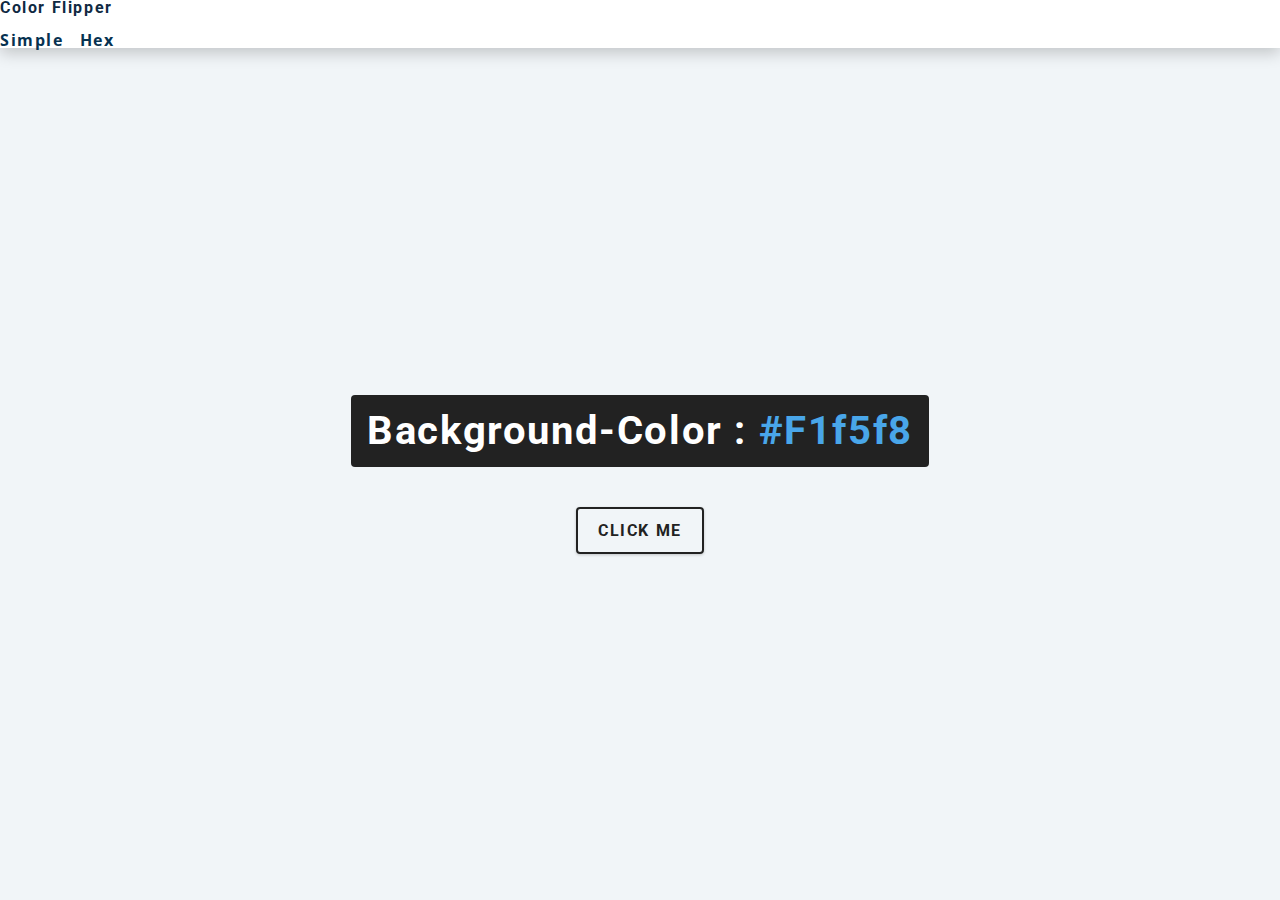
<file: javascript-basic-projects/01-color-flipper/index.html>
<!DOCTYPE html>
<html lang="en">
  <head>
    <meta charset="UTF-8" />
    <meta name="viewport" content="width=device-width, initial-scale=1.0" />
    <title>Color Flipper || Simple</title>

    <!-- styles -->
    <link rel="stylesheet" href="styles.css" />
  </head>
  <body>
    <nav>
      <div class="nav-center"></div>
      <h4>color flipper</h4>
      <ul class="nav-links">
        <li>
          <a href="index.html">simple</a>
        </li>
        <li>
          <a href="hex.html">hex</a>
        </li>
      </ul>
    </nav>
    <main>
      <div class="container">
        <h2>background-color : <span class="color">
          #f1f5f8
        </span></h2>
        <button class="btn btn-hero" id="btn">click me</button>
      </div>
    </main>
    <!-- javascript -->
    <script src="app.js"></script>
  </body>
</html>
</file>
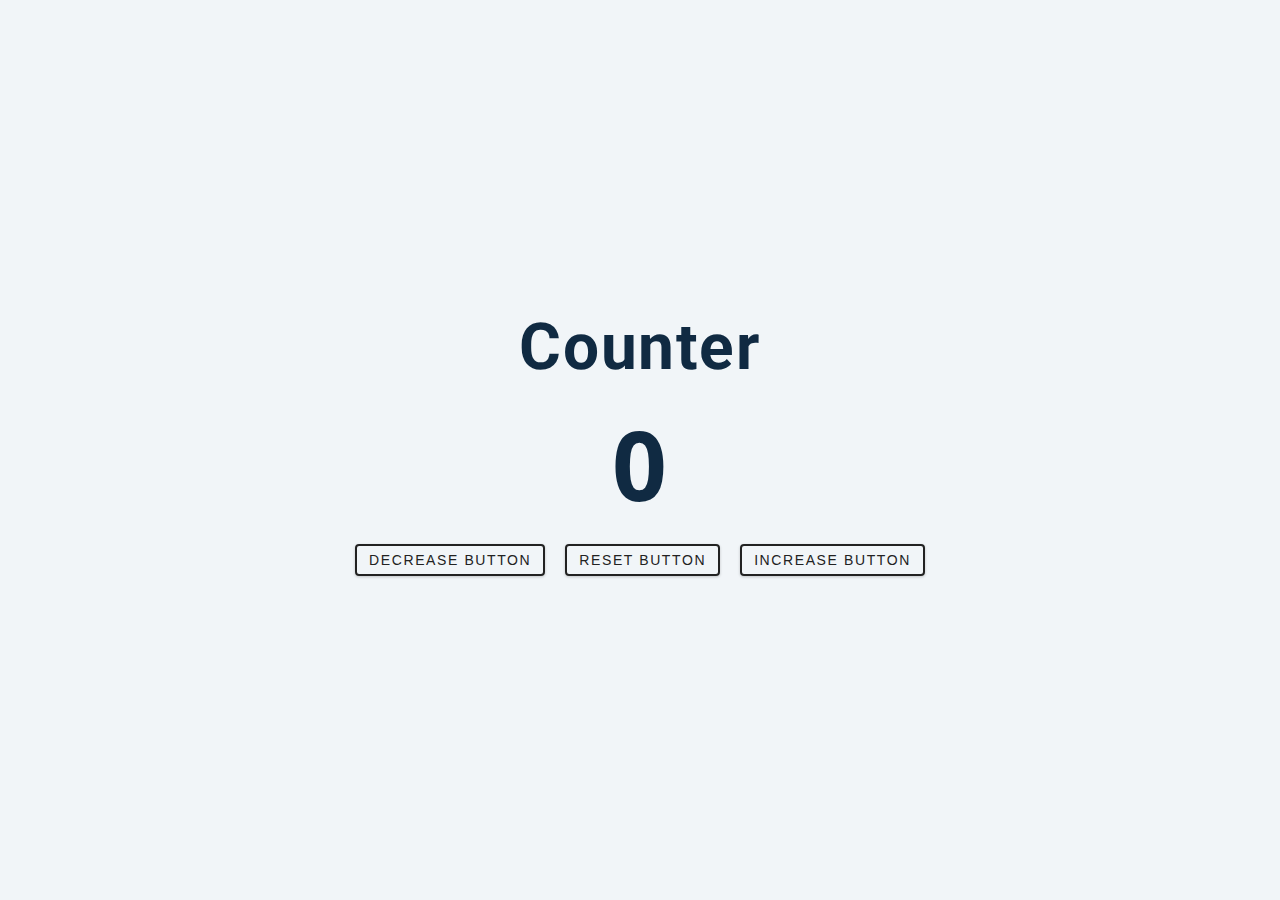
<file: javascript-basic-projects/02-counter/index.html>
<!DOCTYPE html>
<html lang="en">
  <head>
    <meta charset="UTF-8" />
    <meta name="viewport" content="width=device-width, initial-scale=1.0" />
    <title>Counter</title>

    <!-- styles -->
    <link rel="stylesheet" href="styles.css" />
  </head>
  
  <body>
     <main>
       <div class="container">
        <h1>Counter</h1>
         <span id="value">0</span>
         <div class="button-container">
           <button class="btn decrease ">Decrease button</button>
           <button class="btn reset">Reset button</button>
           <button class="btn increase">Increase button</button>
         </div>
       </div>
    </main>
    <!-- javascript -->
    <script src="app.js"></script>
  </body>
</html>
</file>
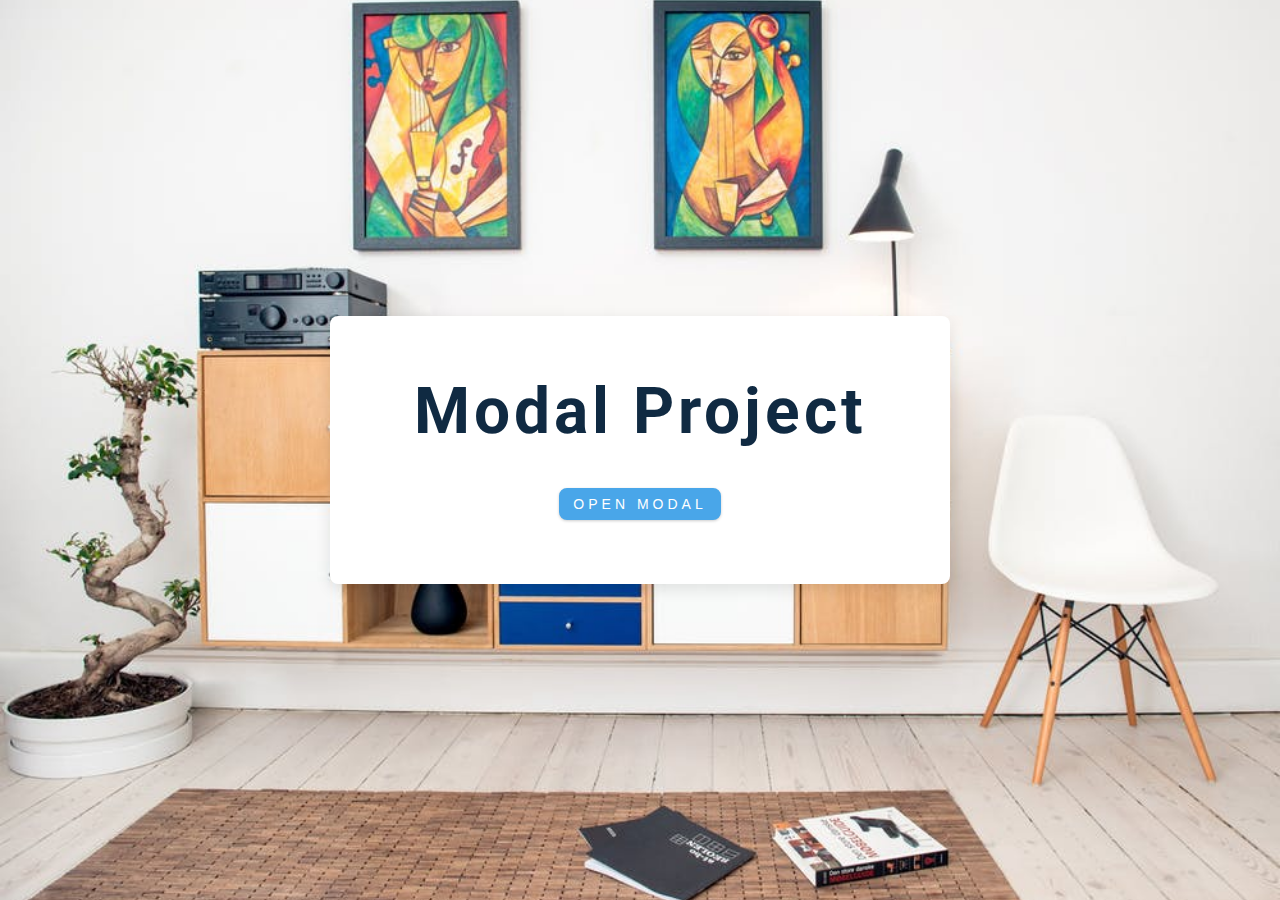
<file: javascript-basic-projects/06-modal/index.html>
<!DOCTYPE html>
<html lang="en">
  <head>
    <meta charset="UTF-8" />
    <meta name="viewport" content="width=device-width, initial-scale=1.0" />
    <title>Modal</title>
    <!-- font-awesome -->
    <link
      rel="stylesheet"
      href="https://cdnjs.cloudflare.com/ajax/libs/font-awesome/5.14.0/css/all.min.css"
    />
    <!-- styles -->
    <link rel="stylesheet" href="styles.css" />
  </head>

  <body>
    <!-- hero -->
    <header class="hero">
      <div class="banner">
        <h1>modal project</h1>
        <button class="btn modal-btn">
          open modal
        </button>
      </div>
    </header>
    <!-- end of hero -->

    <!-- modal -->
    <div class="modal-overlay">
      <div class="modal-container">
        <h3>modal content</h3>
        <button class="close-btn">
          <i class="fas fa-times"></i>
        </button>
      </div>
    </div>

    <!-- javascript -->
    <script src="app.js"></script>
  </body>
</html>
</file>
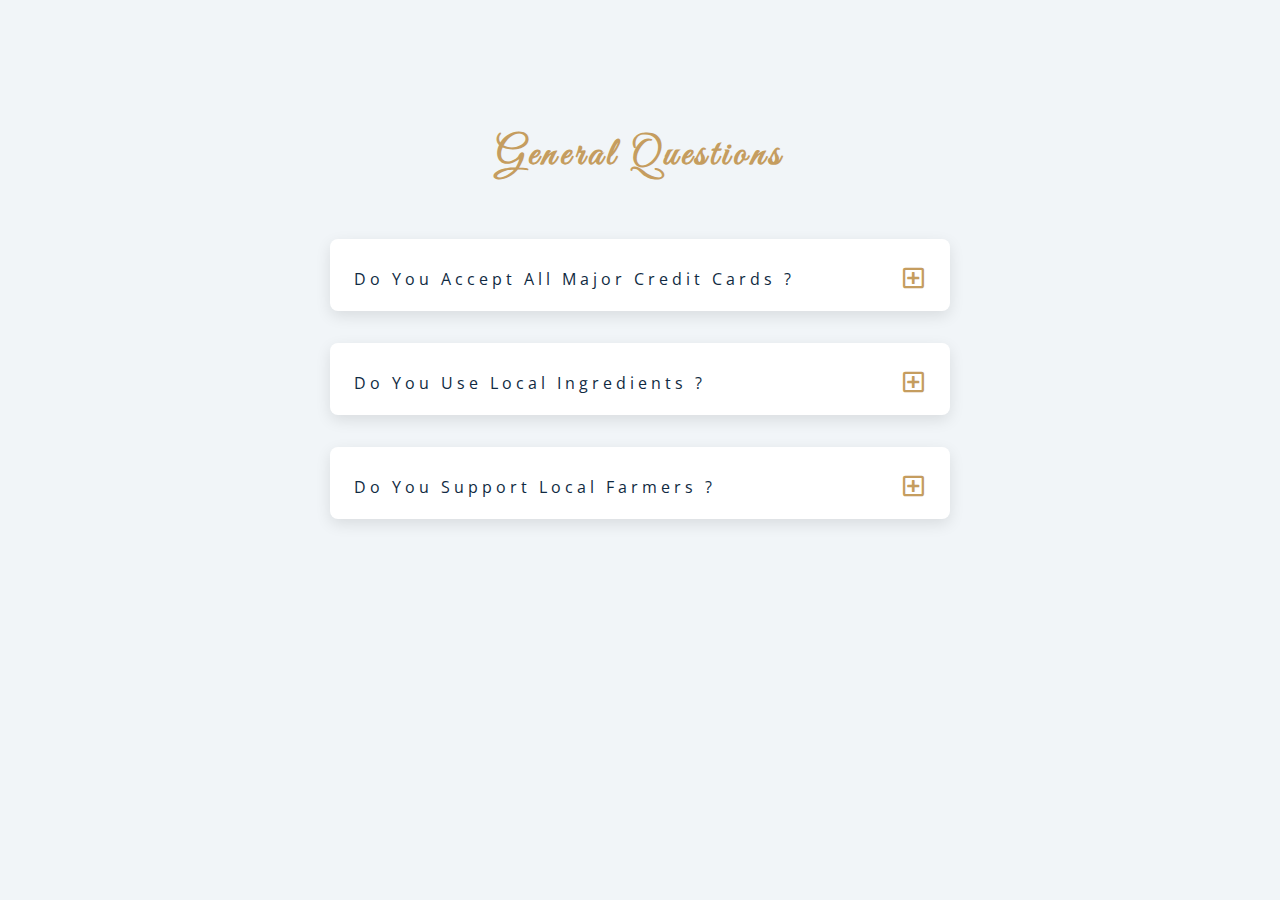
<file: javascript-basic-projects/07-questions/index.html>
<!DOCTYPE html>
<html lang="en">
  <head>
    <meta charset="UTF-8" />
    <meta name="viewport" content="width=device-width, initial-scale=1.0" />
    <title>Q & A</title>
    <!-- font-awesome -->
    <link
      rel="stylesheet"
      href="https://cdnjs.cloudflare.com/ajax/libs/font-awesome/5.14.0/css/all.min.css"
    />
    <!-- extra fonts -->
    <link
      href="https://fonts.googleapis.com/css?family=Great+Vibes&display=swap"
      rel="stylesheet"
    />
    <!-- styles -->
    <link rel="stylesheet" href="styles.css" />
  </head>
  <body>
    <section class="questions">
      <!-- title -->
      <div class="title">
        <h2>general questions</h2>
      </div>
      <!-- questions -->
      <div class="section-center">

        <!-- single question -->
        <article class="question">
          <div class="question-title">
            <p>do you accept all major credit cards ?</p>
            <button type="button" class="question-btn">
              <span class="plus-icon">
                <i class="far fa-plus-square"></i>
              </span>
              <span class="minus-icon">
                <i class="far fa-minus-square"></i>
              </span>
            </button>
          </div>
          <!-- question text -->
          <div class="question-text">
            <p>
              Lorem ipsum dolor sit, amet consectetur adipisicing elit. Repellat, dolor ullam. Adipisci, et quo ipsum atque labore eius qui quidem eaque laborum enim? Quam quisquam nulla eligendi quae voluptatum iusto?
            </p>
          </div>
        </article>
        <!-- end single question -->

        <!-- single question -->
        <article class="question">
          <div class="question-title">
            <p>do you use local ingredients ?</p>
            <button type="button" class="question-btn">
              <span class="plus-icon">
                <i class="far fa-plus-square"></i>
              </span>
              <span class="minus-icon">
                <i class="far fa-minus-square"></i>
              </span>
            </button>
          </div>
          <!-- question text -->
          <div class="question-text">
            <p>
              Lorem ipsum dolor sit, amet consectetur adipisicing elit. Repellat, dolor ullam. Adipisci, et quo ipsum atque labore eius qui quidem eaque laborum enim? Quam quisquam nulla eligendi quae voluptatum iusto?
            </p>
          </div>
        </article>
        <!-- end single question -->

        <!-- single question -->
        <article class="question">
          <div class="question-title">
            <p>do you support local farmers ?</p>
            <button type="button" class="question-btn">
              <span class="plus-icon">
                <i class="far fa-plus-square"></i>
              </span>
              <span class="minus-icon">
                <i class="far fa-minus-square"></i>
              </span>
            </button>
          </div>
          <!-- question text -->
          <div class="question-text">
            <p>
              Lorem ipsum dolor sit, amet consectetur adipisicing elit. Repellat, dolor ullam. Adipisci, et quo ipsum atque labore eius qui quidem eaque laborum enim? Quam quisquam nulla eligendi quae voluptatum iusto?
            </p>
          </div>
        </article>
        <!-- end single question -->

      </div>
    </section>
    <!-- javascript -->
    <script src="app.js"></script>
  </body>
</html>
</file>
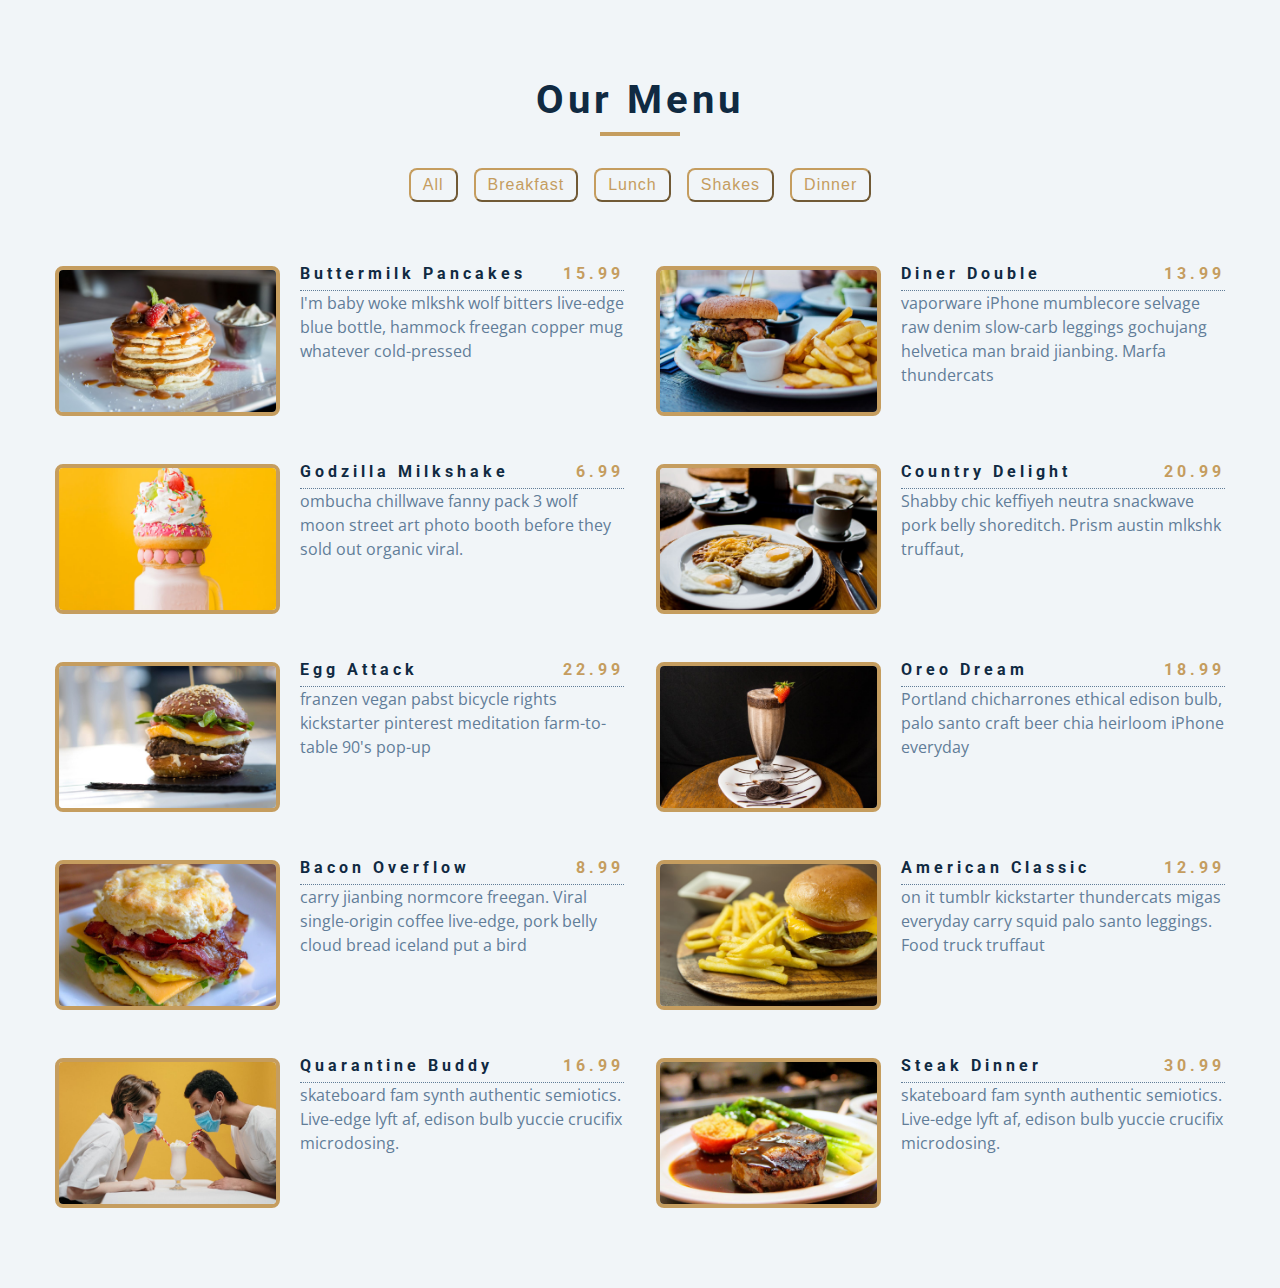
<file: javascript-basic-projects/08-menu/index.html>
<!DOCTYPE html>
<html lang="en">
  <head>
    <meta charset="UTF-8" />
    <meta name="viewport" content="width=device-width, initial-scale=1.0" />
    <title>Starter</title>
    <!-- font-awesome -->
    <link
      rel="stylesheet"
      href="https://cdnjs.cloudflare.com/ajax/libs/font-awesome/5.14.0/css/all.min.css"
    />
    <!-- styles -->
    <link rel="stylesheet" href="styles.css" />
  </head>
  
  <body>
    <section class="menu">
      <!-- title -->
      <div class="title">
      <h2>Our Menu</h2>
      <div class="underline"></div>
    </div>
    <!-- filter buttons -->
    <div class="btn-container">
     <!-- <button class="filter-btn" type= "button" data-id="all">all</button>
      <button class="filter-btn" type= "button" data-id="breakfast">breakfast</button>
      <button class="filter-btn" type= "button" data-id="lunch">lunch</button>
      <button class="filter-btn" type= "button" data-id="shakes">shakes</button>-->
    </div>
    <!-- menu items -->
    <div class="section-center">
      <!-- single items -->
     <!-- <article class="menu-item">
        <img src="menu-item.jpeg" class="photo"alt="menu photo">
        <div class="item-info">
          <header>
          <h4>buttermilk pancakes</h4>
          <h4 class="price">15$</h4>
        </header>
        <p>Lorem ipsum, dolor sit amet consectetur adipisicing elit. Facilis, dignissimos. Magnam ad nesciunt minus illo possimus esse sequi labore. Deserunt nisi itaque ipsa dolor numquam beatae cum sunt non mollitia!</p>
        </div>
      </article>-->
      <!-- end of single items -->
    </div>
    </section>

    <!-- javascript -->
    <script src="app.js"></script>
  </body>
</html>
</file>
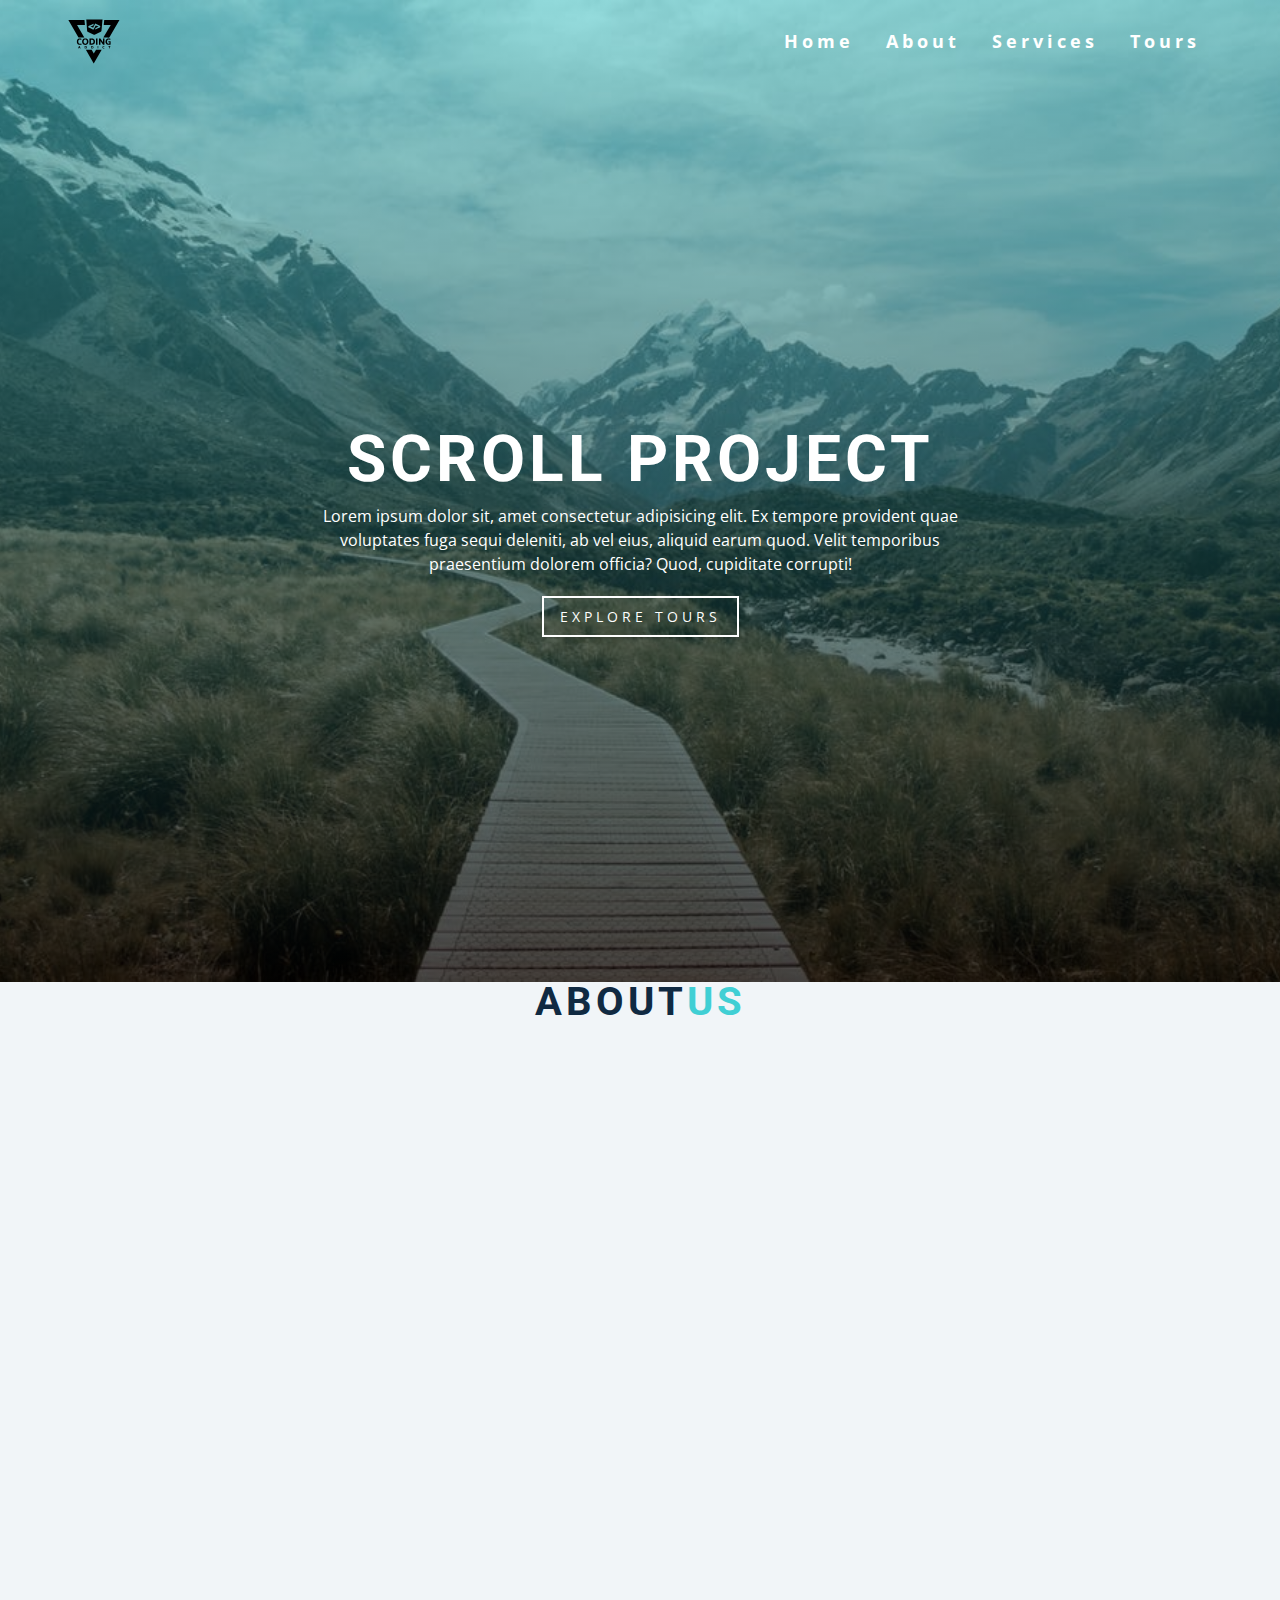
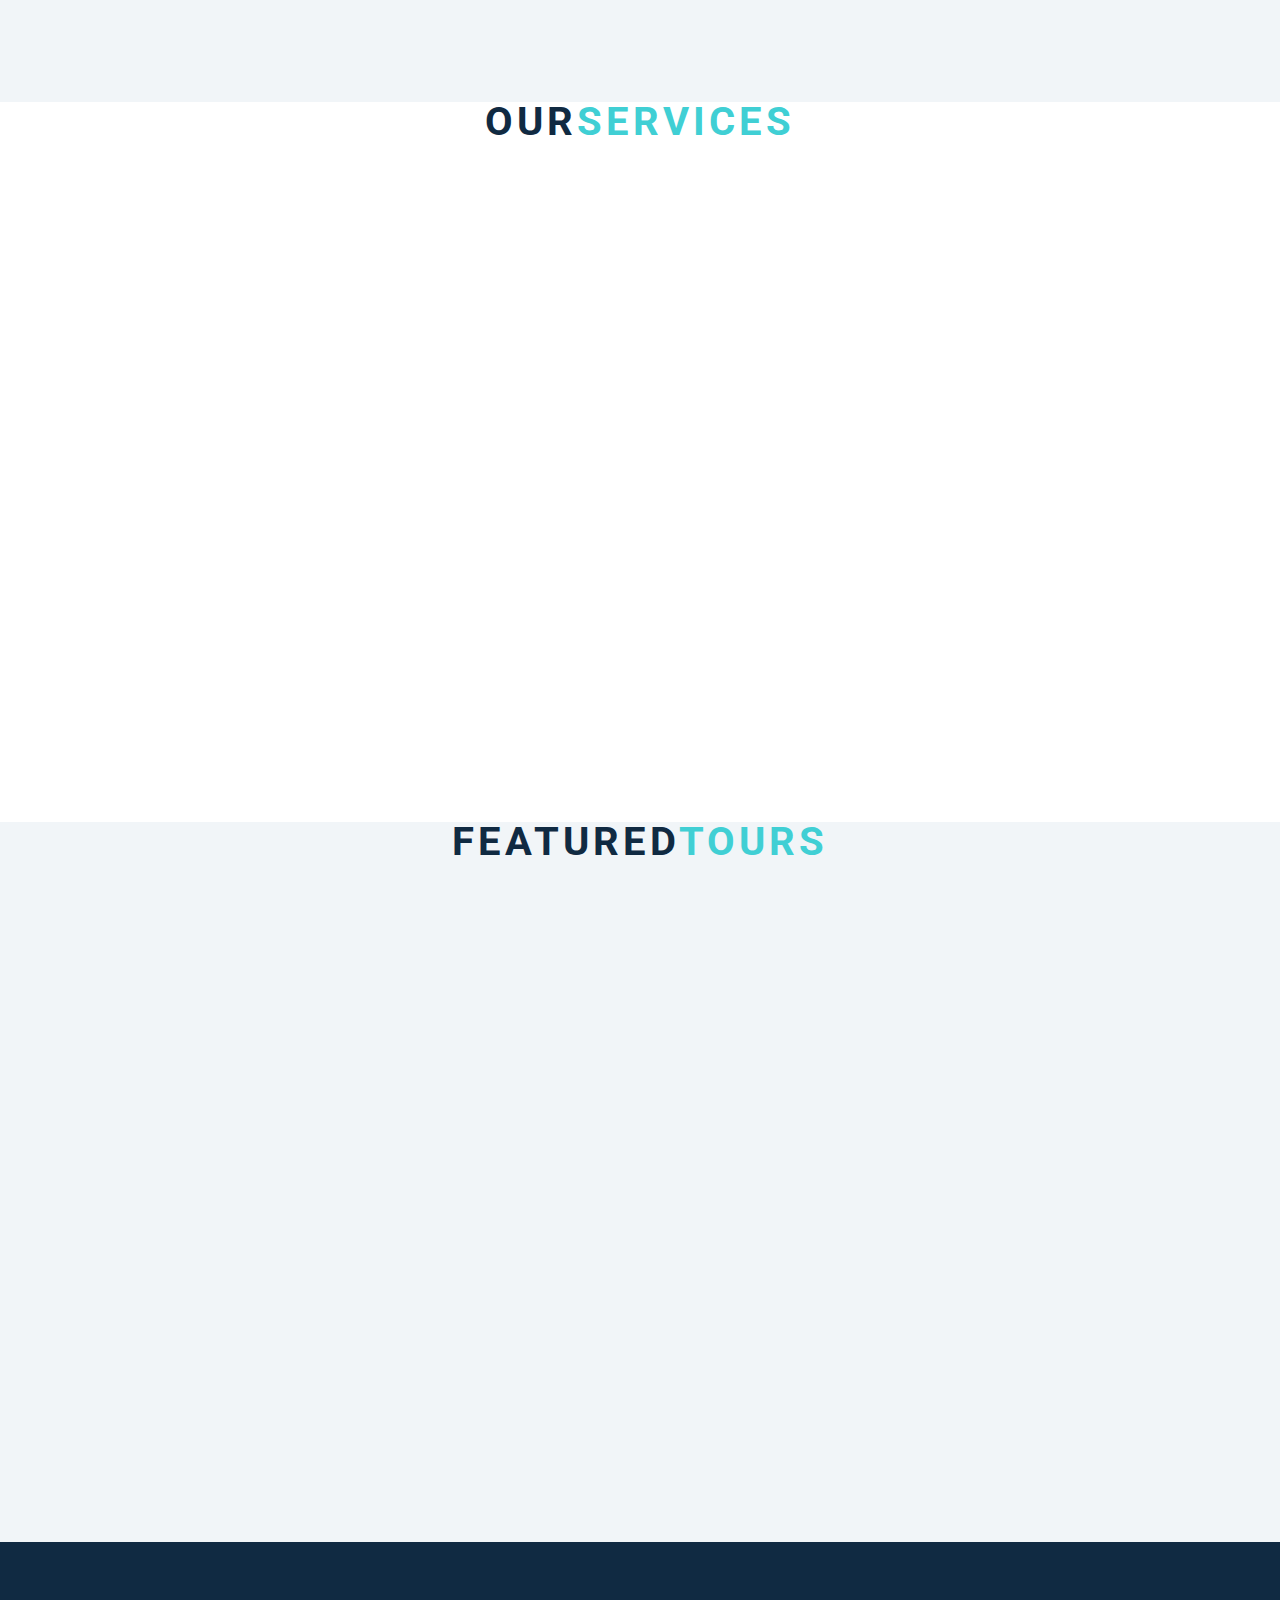
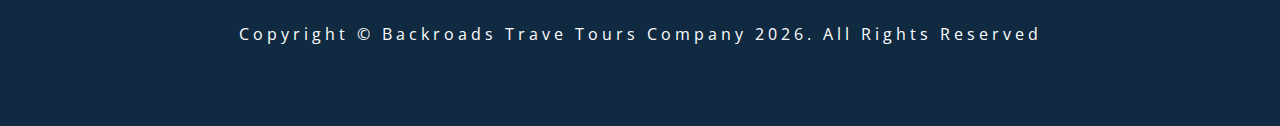
<file: javascript-basic-projects/10-scroll/index.html>
<!DOCTYPE html>
<html lang="en">
  <head>
    <meta charset="UTF-8" />
    <meta name="viewport" content="width=device-width, initial-scale=1.0" />
    <title>Scroll</title>
    <!-- font-awesome -->
    <link
      rel="stylesheet"
      href="https://cdnjs.cloudflare.com/ajax/libs/font-awesome/5.14.0/css/all.min.css"
    />
    <!-- styles -->
    <link rel="stylesheet" href="styles.css" />
  </head>
  <body>
    <!-- header -->
    <header id="home">
      <!-- navbar -->
      <nav id= "nav">
        <div class="nav-center">
          <!-- nav header -->
          <div class="nav-header">
            <img src="./logo.svg" alt="logo" class="logo"/>
            <button class="nav-toggle">
              <i class="fas fa-bars"></i>
            </button>
          </div>
          <!-- links -->
          <div class="links-container">
            <ul class="links">
              <li>
                <a href="#home" class="scroll-link">home</a>
              </li>
              <li>
                <a href="#about" class="scroll-link">about</a>
              </li>
              <li>
                <a href="#services" class="scroll-link">services</a>
              </li>
              <li>
                <a href="#tours" class="scroll-link">tours</a>
              </li>
            </ul>
          </div>
        </div>
      </nav>
      <!-- banner -->
      <div class="banner">
        <div class="container">
          <h1>scroll project</h1>
          <p>
            Lorem ipsum dolor sit, amet consectetur adipisicing elit. Ex tempore provident quae voluptates fuga sequi deleniti, ab vel eius, aliquid earum quod. Velit temporibus praesentium dolorem officia? Quod, cupiditate corrupti!
          </p>
          <a href="#tours" class="scroll-link btn btn-white">explore tours</a>
        </div>
      </div>
    </header>
    <!-- about -->
    <section id="about" class="section">
      <div class="title">
        <h2>about<span>us</span></h2>
      </div>
    </section>
    <!-- services -->
    <section id="services" class="section">
      <div class="title">
        <h2>our<span>services</span></h2>
      </div>
    </section>
    <!-- tours -->
    <section id="tours" class="section">
      <div class="title">
        <h2>featured<span>tours</span></h2>
      </div>
    </section>
    <!-- footer -->
    <footer class="section">
      <p>
        copyright &copy; backroads trave tours company <span id="date"></span>. all rights reserved
      </p>
    </footer>
    <!-- back to top button -->
    <a href="#home" class="scroll-link top-link">
      <i class="fas fa-arrow-up"></i>
    </a>
    <!-- javascript -->
    <script src="app.js"></script>
  </body>
</html>
</file>
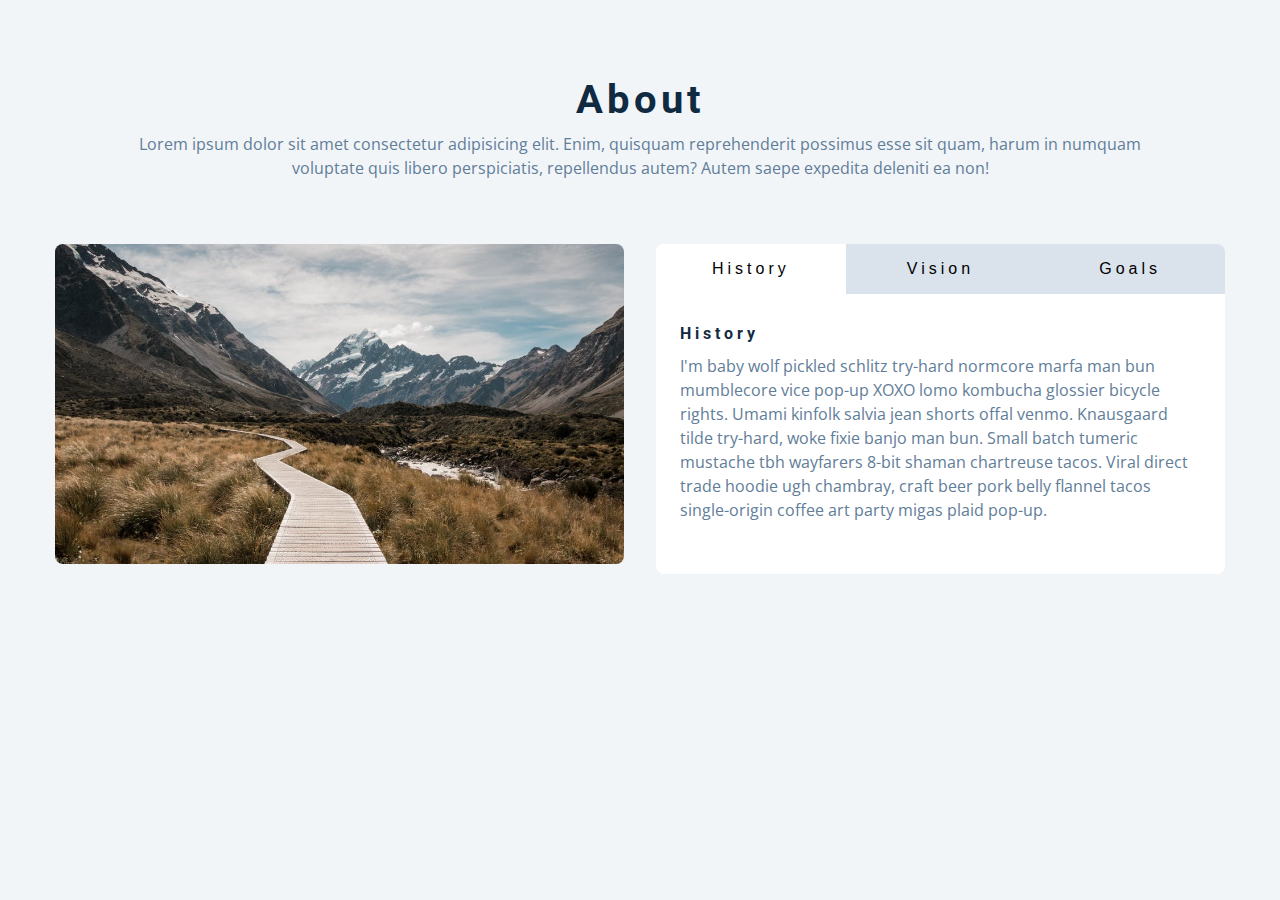
<file: javascript-basic-projects/11-tabs/index.html>
<!DOCTYPE html>
<html lang="en">
  <head>
    <meta charset="UTF-8" />
    <meta name="viewport" content="width=device-width, initial-scale=1.0" />
    <title>Tabs</title>

    <!-- styles -->
    <link rel="stylesheet" href="styles.css" />
  </head>
  <body>
    <section class="section">
      <div class="title">
        <h2>about</h2>
        <p>
          Lorem ipsum dolor sit amet consectetur adipisicing elit. Enim, quisquam reprehenderit possimus esse sit quam, harum in numquam voluptate quis libero perspiciatis, repellendus autem? Autem saepe expedita deleniti ea non!
        </p>
      </div>
      <div class="about-center section-center">
        <article class="about-img">
          <img src="./hero-bcg.jpeg" alt="">
        </article>
        <article class="about">
          <!-- btn container -->
          <div class="btn-container">
            <button class="tab-btn active" data-id="history">history</button>
            <button class="tab-btn" data-id="vision">vision</button>
            <button class="tab-btn" data-id="goals">goals</button>
          </div>
          <article class="about-content">
            <!-- single item-->
            <div class="content active" id="history">
              <h4>history</h4>
              <p>
                I'm baby wolf pickled schlitz try-hard normcore marfa man bun mumblecore vice
                pop-up XOXO lomo kombucha glossier bicycle rights. Umami kinfolk salvia jean
                shorts offal venmo. Knausgaard tilde try-hard, woke fixie banjo man bun. Small
                batch tumeric mustache tbh wayfarers 8-bit shaman chartreuse tacos. Viral
                direct trade hoodie ugh chambray, craft beer pork belly flannel tacos
                single-origin coffee art party migas plaid pop-up.
              </p>
            </div>
            <!-- end of single item-->
            <!-- single item-->
            <div class="content" id="vision">
              <h4>vision</h4>
              <p>
                Man bun PBR&B keytar copper mug prism, hell of helvetica. Synth crucifix offal
                deep v hella biodiesel. Church-key listicle polaroid put a bird on it
                chillwave palo santo enamel pin, tattooed meggings franzen la croix cray.
                Retro yr aesthetic four loko tbh helvetica air plant, neutra palo santo tofu
                mumblecore. Hoodie bushwick pour-over jean shorts chartreuse shabby chic. Roof
                party hammock master cleanse pop-up truffaut, bicycle rights skateboard
                affogato readymade sustainable deep v live-edge schlitz narwhal.
              </p>
              <ul>
                <li>list item</li>
                <li>list item</li>
                <li>list item</li>
              </ul>
            </div>
            <!-- end of single item-->
            <!-- single item-->
            <div class="content" id="goals">
              <h4>goals</h4>
              <p>
                Chambray authentic truffaut, kickstarter brunch taxidermy vape heirloom four
                dollar toast raclette shoreditch church-key. Poutine etsy tote bag, cred
                fingerstache leggings cornhole everyday carry blog gastropub. Brunch biodiesel
                sartorial mlkshk swag, mixtape hashtag marfa readymade direct trade man braid
                cold-pressed roof party. Small batch adaptogen coloring book heirloom.
                Letterpress food truck hammock literally hell of wolf beard adaptogen everyday
                carry. Dreamcatcher pitchfork yuccie, banh mi salvia venmo photo booth quinoa
                chicharrones.
              </p>
            </div>
            <!-- end of single item-->
          </article>
        </article>
        
      </div>
    </section>
    <!-- javascript -->
    <script src="app.js"></script>
  </body>
</html>
</file>
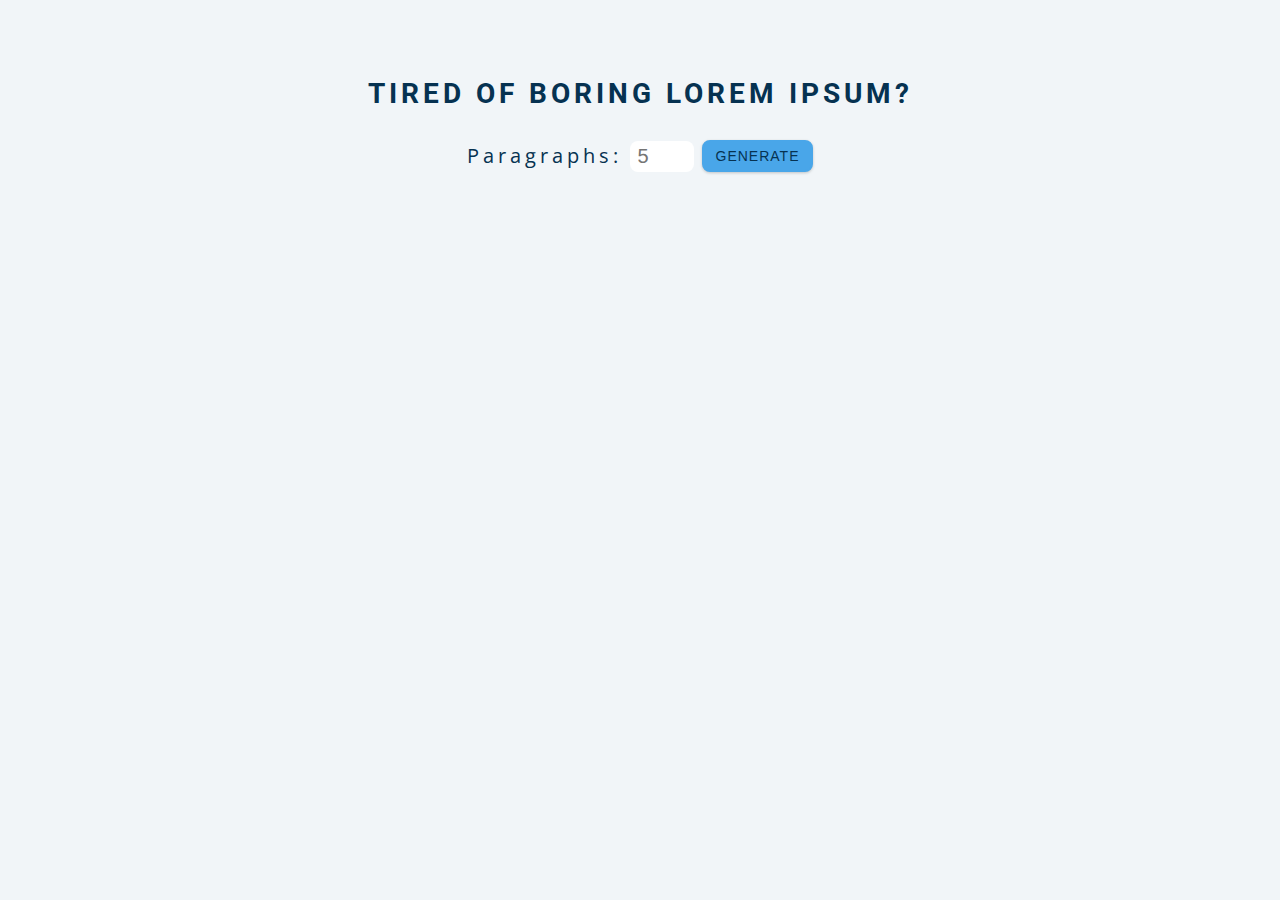
<file: javascript-basic-projects/13-lorem-ipsum/index.html>
<!DOCTYPE html>
<html lang="en">
  <head>
    <meta charset="UTF-8" />
    <meta name="viewport" content="width=device-width, initial-scale=1.0" />
    <title>Lorem Ipsum</title>

    <!-- styles -->
    <link rel="stylesheet" href="styles.css" />
  </head>
  <body>
    <section class="section-center">
      <h3>tired of boring lorem ipsum?</h3>
      <form action="" class="lorem-form">
        <label for="amount">paragraphs:</label>
        <input type="number" name="amount" id="amount" placeholder="5" />
        <button type="submit" class="btn">generate</button>
      </form>
      <article class="lorem-text"></article>
    </section>
    <!-- javascript -->
    <script src="app.js"></script>
  </body>
</html>
</file>
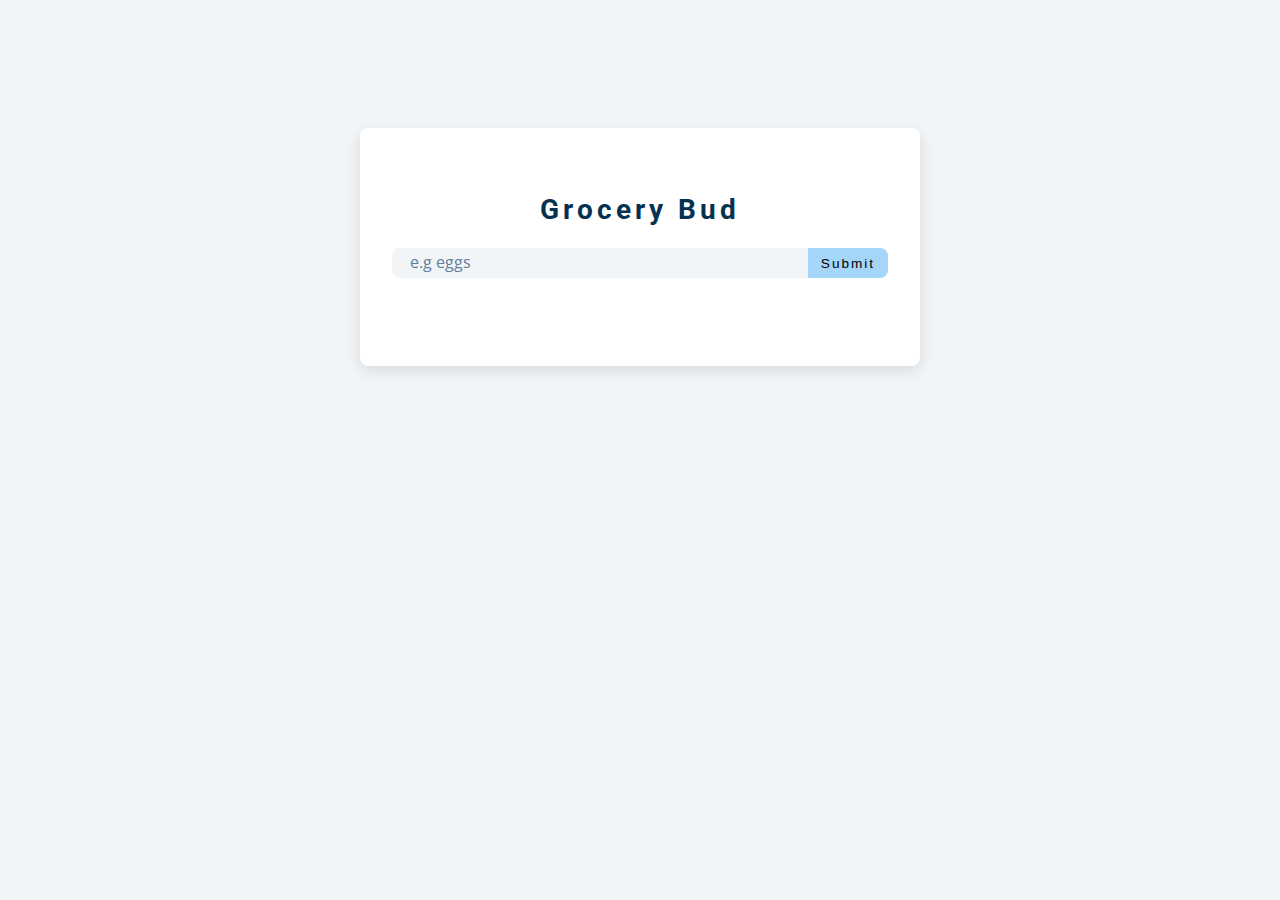
<file: javascript-basic-projects/14-grocery-bud/index.html>
<!DOCTYPE html>
<html lang="en">
  <head>
    <meta charset="UTF-8" />
    <meta name="viewport" content="width=device-width, initial-scale=1.0" />
    <title>Grocery Bud</title>
    <!-- font-awesome -->
    <link
      rel="stylesheet"
      href="https://cdnjs.cloudflare.com/ajax/libs/font-awesome/5.14.0/css/all.min.css"
    />
    <!-- styles -->
    <link rel="stylesheet" href="styles.css" />
  </head>
  <body>
    <section class="section-center">
      <!-- form -->
      <form action="" class="grocery-form">
        <p class="alert"></p>
        <h3>grocery bud</h3>
        <div class="form-control">
          <input type="text" id="grocery" placeholder="e.g eggs">
          <button class="submit-btn">submit</button>
        </div>
      </form>
      <!-- list -->
      <div class="grocery-container">
        <div class="grocery-list">
        </div>
        <!-- button -->
        <button type="button" class="clear-btn">clear items</button>
      </div>
    </section>
    <!-- javascript -->
    <script src="app.js"></script>
  </body>
</html>
</file>
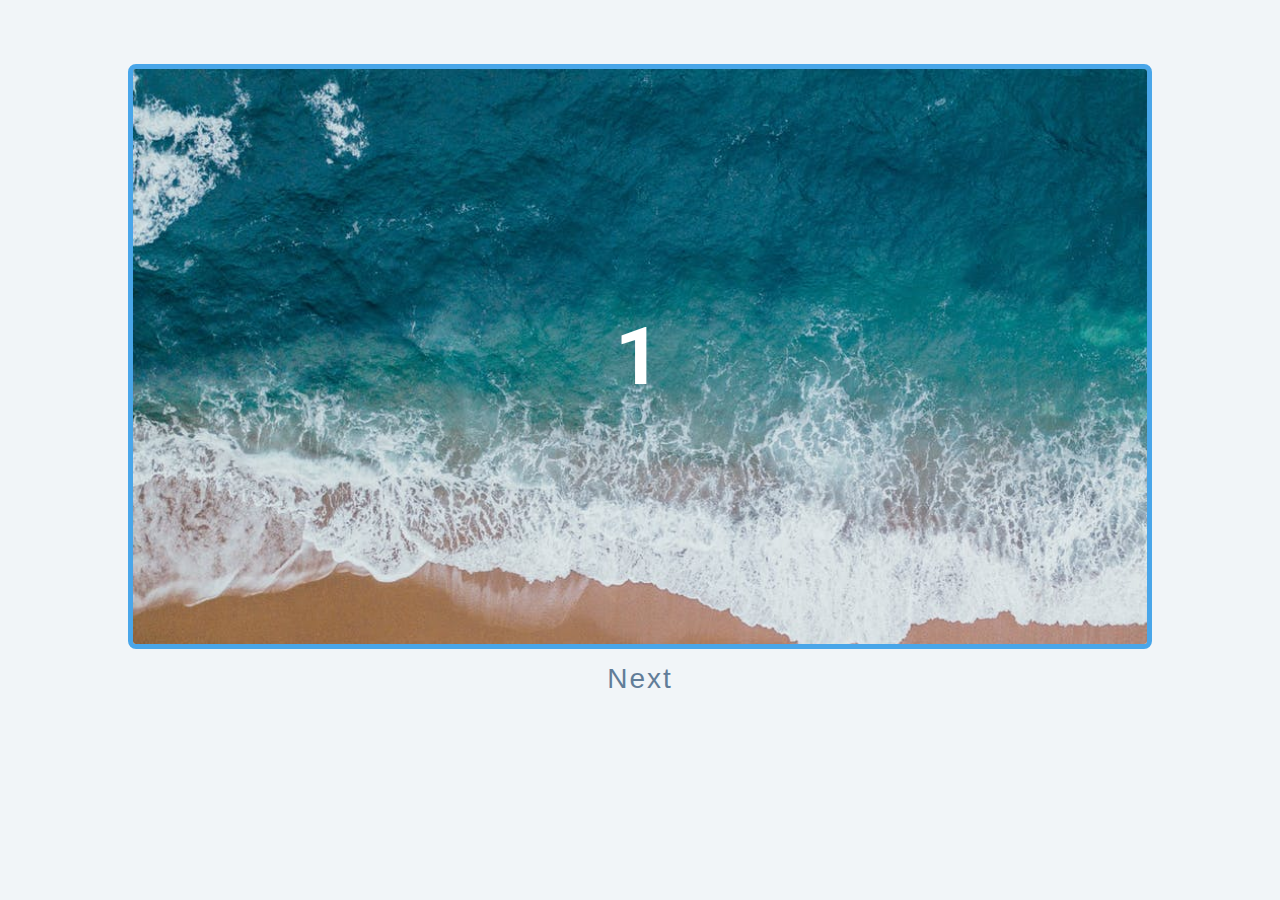
<file: javascript-basic-projects/15-slider/index.html>
<!DOCTYPE html>
<html lang="en">
  <head>
    <meta charset="UTF-8" />
    <meta name="viewport" content="width=device-width, initial-scale=1.0" />
    <title>Slider</title>

    <!-- styles -->
    <link rel="stylesheet" href="styles.css" />
  </head>
  <body>
    <div class="slider-container">
      <div class="slide">
        <img src="./img-1.jpeg" class="slide-img" alt="">
        <h1>1</h1>
      </div>
      <div class="slide">
        <h1>2</h1>
      </div>
      <div class="slide">
        <h1>3</h1>
      </div>
      <div class="slide">
        <div><img src="./person-1.jpeg" class="person-img" alt="">
          <h4>susan doe</h4>
          <h1>4</h1>
        </div>
      </div>
    </div>
    <div class="btn-container">
      <button type="button" class="prevBtn">prev</button>
      <button type="button" class="nextBtn">next</button>
    </div>
    <!-- javascript -->
    <script src="app.js"></script>
  </body>
</html>
</file>
<file: javascript-basic-projects/01-color-flipper/styles.css>
/*
=============== 
Fonts
===============
*/
@import url("https://fonts.googleapis.com/css?family=Open+Sans|Roboto:400,700&display=swap");

/*
=============== 
Variables
===============
*/

:root {
  /* dark shades of primary color*/
  --clr-primary-1: hsl(205, 86%, 17%);
  --clr-primary-2: hsl(205, 77%, 27%);
  --clr-primary-3: hsl(205, 72%, 37%);
  --clr-primary-4: hsl(205, 63%, 48%);
  /* primary/main color */
  --clr-primary-5: hsl(205, 78%, 60%);
  /* lighter shades of primary color */
  --clr-primary-6: hsl(205, 89%, 70%);
  --clr-primary-7: hsl(205, 90%, 76%);
  --clr-primary-8: hsl(205, 86%, 81%);
  --clr-primary-9: hsl(205, 90%, 88%);
  --clr-primary-10: hsl(205, 100%, 96%);
  /* darkest grey - used for headings */
  --clr-grey-1: hsl(209, 61%, 16%);
  --clr-grey-2: hsl(211, 39%, 23%);
  --clr-grey-3: hsl(209, 34%, 30%);
  --clr-grey-4: hsl(209, 28%, 39%);
  /* grey used for paragraphs */
  --clr-grey-5: hsl(210, 22%, 49%);
  --clr-grey-6: hsl(209, 23%, 60%);
  --clr-grey-7: hsl(211, 27%, 70%);
  --clr-grey-8: hsl(210, 31%, 80%);
  --clr-grey-9: hsl(212, 33%, 89%);
  --clr-grey-10: hsl(210, 36%, 96%);
  --clr-white: #fff;
  --clr-red-dark: hsl(360, 67%, 44%);
  --clr-red-light: hsl(360, 71%, 66%);
  --clr-green-dark: hsl(125, 67%, 44%);
  --clr-green-light: hsl(125, 71%, 66%);
  --clr-black: #222;
  --ff-primary: "Roboto", sans-serif;
  --ff-secondary: "Open Sans", sans-serif;
  --transition: all 0.3s linear;
  --spacing: 0.1rem;
  --radius: 0.25rem;
  --light-shadow: 0 5px 15px rgba(0, 0, 0, 0.1);
  --dark-shadow: 0 5px 15px rgba(0, 0, 0, 0.2);
  --max-width: 1170px;
  --fixed-width: 620px;
}
/*
=============== 
Global Styles
===============
*/

*,
::after,
::before {
  margin: 0;
  padding: 0;
  box-sizing: border-box;
}
body {
  font-family: var(--ff-secondary);
  background: var(--clr-grey-10);
  color: var(--clr-grey-1);
  line-height: 1.5;
  font-size: 0.875rem;
}
ul {
  list-style-type: none;
}
a {
  text-decoration: none;
}
h1,
h2,
h3,
h4 {
  letter-spacing: var(--spacing);
  text-transform: capitalize;
  line-height: 1.25;
  margin-bottom: 0.75rem;
  font-family: var(--ff-primary);
}
h1 {
  font-size: 3rem;
}
h2 {
  font-size: 2rem;
}
h3 {
  font-size: 1.25rem;
}
h4 {
  font-size: 0.875rem;
}
p {
  margin-bottom: 1.25rem;
  color: var(--clr-grey-5);
}
@media screen and (min-width: 800px) {
  h1 {
    font-size: 4rem;
  }
  h2 {
    font-size: 2.5rem;
  }
  h3 {
    font-size: 1.75rem;
  }
  h4 {
    font-size: 1rem;
  }
  body {
    font-size: 1rem;
  }
  h1,
  h2,
  h3,
  h4 {
    line-height: 1;
  }
}
/*  global classes */

/* section */
.section {
  padding: 5rem 0;
}

.section-center {
  width: 90vw;
  margin: 0 auto;
  max-width: 1170px;
}
@media screen and (min-width: 992px) {
  .section-center {
    width: 95vw;
  }
}
main {
  min-height: 100vh;
  display: grid;
  place-items: center;
}

/*
=============== 
Nav
===============
*/
nav {
  background: var(--clr-white);
  height: 3rem;
  display: grid;
  align-items: center;
  box-shadow: var(--dark-shadow);
}
.nav-center {
  width: 90vw;
  max-width: var(--fixed-width);
  margin: 0 auto;
  display: flex;
  align-items: center;
  justify-content: space-between;
}
.nav-center h4 {
  margin-bottom: 0;
  color: var(--clr-primary-5);
}
.nav-links {
  display: flex;
}
nav a {
  text-transform: capitalize;
  font-weight: 700;
  font-size: 1rem;
  color: var(--clr-primary-1);
  letter-spacing: var(--spacing);
  margin-right: 1rem;
}
nav a:hover {
  color: var(--clr-primary-5);
}
/*
=============== 
Container
===============
*/
main {
  min-height: calc(100vh - 3rem);
  display: grid;
  place-items: center;
}
.container {
  text-align: center;
}
.container h2 {
  background: var(--clr-black);
  color: var(--clr-white);
  padding: 1rem;
  border-radius: var(--radius);
  margin-bottom: 2.5rem;
}
.color {
  color: var(--clr-primary-5);
}
.btn-hero {
  font-family: var(--ff-primary);
  text-transform: uppercase;
  background: transparent;
  color: var(--clr-black);
  letter-spacing: var(--spacing);
  display: inline-block;
  font-weight: 700;
  transition: var(--transition);
  border: 2px solid var(--clr-black);
  cursor: pointer;
  box-shadow: 0 1px 3px rgba(0, 0, 0, 0.2);
  border-radius: var(--radius);
  font-size: 1rem;
  padding: 0.75rem 1.25rem;
}
.btn-hero:hover {
  color: var(--clr-white);
  background: var(--clr-black);
}
</file>
<file: javascript-basic-projects/02-counter/styles.css>
/*
=============== 
Fonts
===============
*/
@import url("https://fonts.googleapis.com/css?family=Open+Sans|Roboto:400,700&display=swap");

/*
=============== 
Variables
===============
*/

:root {
  /* dark shades of primary color*/
  --clr-primary-1: hsl(205, 86%, 17%);
  --clr-primary-2: hsl(205, 77%, 27%);
  --clr-primary-3: hsl(205, 72%, 37%);
  --clr-primary-4: hsl(205, 63%, 48%);
  /* primary/main color */
  --clr-primary-5: hsl(205, 78%, 60%);
  /* lighter shades of primary color */
  --clr-primary-6: hsl(205, 89%, 70%);
  --clr-primary-7: hsl(205, 90%, 76%);
  --clr-primary-8: hsl(205, 86%, 81%);
  --clr-primary-9: hsl(205, 90%, 88%);
  --clr-primary-10: hsl(205, 100%, 96%);
  /* darkest grey - used for headings */
  --clr-grey-1: hsl(209, 61%, 16%);
  --clr-grey-2: hsl(211, 39%, 23%);
  --clr-grey-3: hsl(209, 34%, 30%);
  --clr-grey-4: hsl(209, 28%, 39%);
  /* grey used for paragraphs */
  --clr-grey-5: hsl(210, 22%, 49%);
  --clr-grey-6: hsl(209, 23%, 60%);
  --clr-grey-7: hsl(211, 27%, 70%);
  --clr-grey-8: hsl(210, 31%, 80%);
  --clr-grey-9: hsl(212, 33%, 89%);
  --clr-grey-10: hsl(210, 36%, 96%);
  --clr-white: #fff;
  --clr-red-dark: hsl(360, 67%, 44%);
  --clr-red-light: hsl(360, 71%, 66%);
  --clr-green-dark: hsl(125, 67%, 44%);
  --clr-green-light: hsl(125, 71%, 66%);
  --clr-black: #222;
  --ff-primary: "Roboto", sans-serif;
  --ff-secondary: "Open Sans", sans-serif;
  --transition: all 0.3s linear;
  --spacing: 0.1rem;
  --radius: 0.25rem;
  --light-shadow: 0 5px 15px rgba(0, 0, 0, 0.1);
  --dark-shadow: 0 5px 15px rgba(0, 0, 0, 0.2);
  --max-width: 1170px;
  --fixed-width: 620px;
}
/*
=============== 
Global Styles
===============
*/

*,
::after,
::before {
  margin: 0;
  padding: 0;
  box-sizing: border-box;
}
body {
  font-family: var(--ff-secondary);
  background: var(--clr-grey-10);
  color: var(--clr-grey-1);
  line-height: 1.5;
  font-size: 0.875rem;
}
ul {
  list-style-type: none;
}
a {
  text-decoration: none;
}
h1,
h2,
h3,
h4 {
  letter-spacing: var(--spacing);
  text-transform: capitalize;
  line-height: 1.25;
  margin-bottom: 0.75rem;
  font-family: var(--ff-primary);
}
h1 {
  font-size: 3rem;
}
h2 {
  font-size: 2rem;
}
h3 {
  font-size: 1.25rem;
}
h4 {
  font-size: 0.875rem;
}
p {
  margin-bottom: 1.25rem;
  color: var(--clr-grey-5);
}
@media screen and (min-width: 800px) {
  h1 {
    font-size: 4rem;
  }
  h2 {
    font-size: 2.5rem;
  }
  h3 {
    font-size: 1.75rem;
  }
  h4 {
    font-size: 1rem;
  }
  body {
    font-size: 1rem;
  }
  h1,
  h2,
  h3,
  h4 {
    line-height: 1;
  }
}
/*  global classes */

/* section */
.section {
  padding: 5rem 0;
}

.section-center {
  width: 90vw;
  margin: 0 auto;
  max-width: 1170px;
}
@media screen and (min-width: 992px) {
  .section-center {
    width: 95vw;
  }
}
main {
  min-height: 100vh;
  display: grid;
  place-items: center;
}

/*
=============== 
Counter
===============
*/

main {
  min-height: 100vh;
  display: grid;
  place-items: center;
}
.container {
  text-align: center;
}
#value {
  font-size: 6rem;
  font-weight: bold;
}
.btn {
  text-transform: uppercase;
  background: transparent;
  color: var(--clr-black);
  padding: 0.375rem 0.75rem;
  letter-spacing: var(--spacing);
  display: inline-block;
  transition: var(--transition);
  font-size: 0.875rem;
  border: 2px solid var(--clr-black);
  cursor: pointer;
  box-shadow: 0 1px 3px rgba(0, 0, 0, 0.2);
  border-radius: var(--radius);
  margin: 0.5rem;
}
.btn:hover {
  color: var(--clr-white);
  background: var(--clr-black);
}
</file>
<file: javascript-basic-projects/06-modal/styles.css>
/*
=============== 
Fonts
===============
*/
@import url("https://fonts.googleapis.com/css?family=Open+Sans|Roboto:400,700&display=swap");

/*
=============== 
Variables
===============
*/

:root {
  /* dark shades of primary color*/
  --clr-primary-1: hsl(205, 86%, 17%);
  --clr-primary-2: hsl(205, 77%, 27%);
  --clr-primary-3: hsl(205, 72%, 37%);
  --clr-primary-4: hsl(205, 63%, 48%);
  /* primary/main color */
  --clr-primary-5: #49a6e9;
  /* --clr-primary-5: rgb(73, 166, 233); */
  /* lighter shades of primary color */
  --clr-primary-6: hsl(205, 89%, 70%);
  --clr-primary-7: hsl(205, 90%, 76%);
  --clr-primary-8: hsl(205, 86%, 81%);
  --clr-primary-9: hsl(205, 90%, 88%);
  --clr-primary-10: hsl(205, 100%, 96%);
  /* darkest grey - used for headings */
  --clr-grey-1: hsl(209, 61%, 16%);
  --clr-grey-2: hsl(211, 39%, 23%);
  --clr-grey-3: hsl(209, 34%, 30%);
  --clr-grey-4: hsl(209, 28%, 39%);
  /* grey used for paragraphs */
  --clr-grey-5: hsl(210, 22%, 49%);
  --clr-grey-6: hsl(209, 23%, 60%);
  --clr-grey-7: hsl(211, 27%, 70%);
  --clr-grey-8: hsl(210, 31%, 80%);
  --clr-grey-9: hsl(212, 33%, 89%);
  --clr-grey-10: hsl(210, 36%, 96%);
  --clr-white: #fff;
  --clr-red-dark: hsl(360, 67%, 44%);
  --clr-red-light: hsl(360, 71%, 66%);
  --clr-green-dark: hsl(125, 67%, 44%);
  --clr-green-light: hsl(125, 71%, 66%);
  --clr-black: #222;
  --ff-primary: "Roboto", sans-serif;
  --ff-secondary: "Open Sans", sans-serif;
  --transition: all 0.3s linear;
  --spacing: 0.25rem;
  --radius: 0.5rem;
  --light-shadow: 0 5px 15px rgba(0, 0, 0, 0.1);
  --dark-shadow: 0 5px 15px rgba(0, 0, 0, 0.2);
  --max-width: 1170px;
  --fixed-width: 620px;
}
/*
=============== 
Global Styles
===============
*/

*,
::after,
::before {
  margin: 0;
  padding: 0;
  box-sizing: border-box;
}
body {
  font-family: var(--ff-secondary);
  background: var(--clr-grey-10);
  color: var(--clr-grey-1);
  line-height: 1.5;
  font-size: 0.875rem;
}
ul {
  list-style-type: none;
}
a {
  text-decoration: none;
}
img:not(.logo) {
  width: 100%;
}
img {
  display: block;
}

h1,
h2,
h3,
h4 {
  letter-spacing: var(--spacing);
  text-transform: capitalize;
  line-height: 1.25;
  margin-bottom: 0.75rem;
  font-family: var(--ff-primary);
}
h1 {
  font-size: 3rem;
}
h2 {
  font-size: 2rem;
}
h3 {
  font-size: 1.25rem;
}
h4 {
  font-size: 0.875rem;
}
p {
  margin-bottom: 1.25rem;
  color: var(--clr-grey-5);
}
@media screen and (min-width: 800px) {
  h1 {
    font-size: 4rem;
  }
  h2 {
    font-size: 2.5rem;
  }
  h3 {
    font-size: 1.75rem;
  }
  h4 {
    font-size: 1rem;
  }
  body {
    font-size: 1rem;
  }
  h1,
  h2,
  h3,
  h4 {
    line-height: 1;
  }
}
/*  global classes */

.btn {
  text-transform: uppercase;
  background: transparent;
  color: var(--clr-black);
  padding: 0.375rem 0.75rem;
  letter-spacing: var(--spacing);
  display: inline-block;
  transition: var(--transition);
  font-size: 0.875rem;
  border: 2px solid var(--clr-black);
  cursor: pointer;
  box-shadow: 0 1px 3px rgba(0, 0, 0, 0.2);
  border-radius: var(--radius);
}
.btn:hover {
  color: var(--clr-white);
  background: var(--clr-black);
}
/* section */
.section {
  padding: 5rem 0;
}

.section-center {
  width: 90vw;
  margin: 0 auto;
  max-width: 1170px;
}
@media screen and (min-width: 992px) {
  .section-center {
    width: 95vw;
  }
}
main {
  min-height: 100vh;
  display: grid;
  place-items: center;
}
/*
=============== 
Modal
===============
*/
.hero {
  min-height: 100vh;
  background: url("./hero.jpeg") center/cover no-repeat;
  display: grid;
  place-items: center;
}
.banner {
  background: var(--clr-white);
  padding: 4rem 0;
  border-radius: var(--radius);
  box-shadow: var(--light-shadow);
  text-align: center;
  width: 90vw;
  max-width: var(--fixed-width);
}
.modal-btn {
  margin-top: 2rem;
  background: var(--clr-primary-5);
  border-color: var(--clr-primary-5);
  color: var(--clr-white);
}
.modal-btn:hover {
  background: transparent;
  color: var(--clr-primary-5);
}
.modal-overlay {
  position: fixed;
  top: 0;
  left: 0;
  width: 100%;
  height: 100%;
  background: rgba(73, 166, 233, 0.5);
  display: grid;
  place-items: center;
  transition: var(--transition);
  visibility: hidden;
  z-index: -10;
}
/* OPEN/CLOSE MODAL */
.open-modal {
  visibility: visible;
  z-index: 10;
}
.modal-container {
  background: var(--clr-white);
  border-radius: var(--radius);
  width: 90vw;
  height: 30vh;
  max-width: var(--fixed-width);
  text-align: center;
  display: grid;
  place-items: center;
  position: relative;
}
.close-btn {
  position: absolute;
  top: 1rem;
  right: 1rem;
  font-size: 2rem;
  background: transparent;
  border-color: transparent;
  color: var(--clr-red-dark);
  cursor: pointer;
  transition: var(--transition);
}
.close-btn:hover {
  color: var(--clr-red-light);
  transform: scale(1.3);
}
</file>
<file: javascript-basic-projects/07-questions/styles.css>
/*
=============== 
Fonts
===============
*/
@import url("https://fonts.googleapis.com/css?family=Open+Sans|Roboto:400,700&display=swap");

/*
=============== 
Variables
===============
*/

:root {
  /* dark shades of primary color*/
  --clr-primary-1: hsl(205, 86%, 17%);
  --clr-primary-2: hsl(205, 77%, 27%);
  --clr-primary-3: hsl(205, 72%, 37%);
  --clr-primary-4: hsl(205, 63%, 48%);
  /* primary/main color */
  --clr-primary-5: #49a6e9;
  /* lighter shades of primary color */
  --clr-primary-6: hsl(205, 89%, 70%);
  --clr-primary-7: hsl(205, 90%, 76%);
  --clr-primary-8: hsl(205, 86%, 81%);
  --clr-primary-9: hsl(205, 90%, 88%);
  --clr-primary-10: hsl(205, 100%, 96%);
  /* darkest grey - used for headings */
  --clr-grey-1: hsl(209, 61%, 16%);
  --clr-grey-2: hsl(211, 39%, 23%);
  --clr-grey-3: hsl(209, 34%, 30%);
  --clr-grey-4: hsl(209, 28%, 39%);
  /* grey used for paragraphs */
  --clr-grey-5: hsl(210, 22%, 49%);
  --clr-grey-6: hsl(209, 23%, 60%);
  --clr-grey-7: hsl(211, 27%, 70%);
  --clr-grey-8: hsl(210, 31%, 80%);
  --clr-grey-9: hsl(212, 33%, 89%);
  --clr-grey-10: hsl(210, 36%, 96%);
  --clr-white: #fff;
  --clr-red-dark: hsl(360, 67%, 44%);
  --clr-red-light: hsl(360, 71%, 66%);
  --clr-green-dark: hsl(125, 67%, 44%);
  --clr-green-light: hsl(125, 71%, 66%);
  --clr-gold: #c59d5f;
  --clr-black: #222;
  --ff-primary: "Roboto", sans-serif;
  --ff-secondary: "Open Sans", sans-serif;
  --transition: all 0.3s linear;
  --spacing: 0.25rem;
  --radius: 0.5rem;
  --light-shadow: 0 5px 15px rgba(0, 0, 0, 0.1);
  --dark-shadow: 0 5px 15px rgba(0, 0, 0, 0.2);
  --max-width: 1170px;
  --fixed-width: 620px;
}
/*
=============== 
Global Styles
===============
*/

*,
::after,
::before {
  margin: 0;
  padding: 0;
  box-sizing: border-box;
}
body {
  font-family: var(--ff-secondary);
  background: var(--clr-grey-10);
  color: var(--clr-grey-1);
  line-height: 1.5;
  font-size: 0.875rem;
}
ul {
  list-style-type: none;
}
a {
  text-decoration: none;
}
img:not(.logo) {
  width: 100%;
}
img {
  display: block;
}

h1,
h2,
h3,
h4 {
  letter-spacing: var(--spacing);
  text-transform: capitalize;
  line-height: 1.25;
  margin-bottom: 0.75rem;
  font-family: var(--ff-primary);
}
h1 {
  font-size: 3rem;
}
h2 {
  font-size: 2rem;
}
h3 {
  font-size: 1.25rem;
}
h4 {
  font-size: 0.875rem;
}
p {
  margin-bottom: 1.25rem;
  color: var(--clr-grey-5);
}
@media screen and (min-width: 800px) {
  h1 {
    font-size: 4rem;
  }
  h2 {
    font-size: 2.5rem;
  }
  h3 {
    font-size: 1.75rem;
  }
  h4 {
    font-size: 1rem;
  }
  body {
    font-size: 1rem;
  }
  h1,
  h2,
  h3,
  h4 {
    line-height: 1;
  }
}
/*  global classes */

.btn {
  text-transform: uppercase;
  background: transparent;
  color: var(--clr-black);
  padding: 0.375rem 0.75rem;
  letter-spacing: var(--spacing);
  display: inline-block;
  transition: var(--transition);
  font-size: 0.875rem;
  border: 2px solid var(--clr-black);
  cursor: pointer;
  box-shadow: 0 1px 3px rgba(0, 0, 0, 0.2);
  border-radius: var(--radius);
}
.btn:hover {
  color: var(--clr-white);
  background: var(--clr-black);
}
/* section */
.section {
  padding: 5rem 0;
}

.section-center {
  width: 90vw;
  margin: 0 auto;
  max-width: 1170px;
}
@media screen and (min-width: 992px) {
  .section-center {
    width: 95vw;
  }
}
main {
  min-height: 100vh;
  display: grid;
  place-items: center;
}
/*
=============== 
Questions
===============
*/
.title {
  margin-top: 15vh;
  margin-bottom: 4rem;
}
.title h2 {
  color: var(--clr-gold);
  font-family: "Great Vibes", cursive;
  text-align: center;
}
.section-center {
  max-width: var(--fixed-width);
}
.question {
  background: var(--clr-white);
  border-radius: var(--radius);
  box-shadow: var(--light-shadow);
  padding: 1.5rem 1.5rem 0 1.5rem;
  margin-bottom: 2rem;
}
.question-title {
  display: flex;
  justify-content: space-between;
  align-items: center;
  text-transform: capitalize;
  padding-bottom: 1rem;
}
.question-title p {
  margin-bottom: 0;
  letter-spacing: var(--spacing);
  color: var(--clr-grey-1);
}
.question-btn {
  font-size: 1.5rem;
  background: transparent;
  border-color: transparent;
  cursor: pointer;
  color: var(--clr-gold);
  transition: var(--transition);
}
.question-btn:hover {
  transform: rotate(90deg);
}
.question-text {
  padding: 1rem 0 1.5rem 0;
  border-top: 1px solid rgba(0, 0, 0, 0.2);
}
.question-text p {
  margin-bottom: 0;
}
/* hide text */
 .question-text {
  display: none;
}
.show-text .question-text {
  display: block;
}
.minus-icon {
  display: none;
}
.show-text .minus-icon {
  display: inline;
}
.show-text .plus-icon {
  display: none;
}
</file>
<file: javascript-basic-projects/08-menu/styles.css>
/*
=============== 
Fonts
===============
*/
@import url("https://fonts.googleapis.com/css?family=Open+Sans|Roboto:400,700&display=swap");

/*
=============== 
Variables
===============
*/

:root {
  /* dark shades of primary color*/
  --clr-primary-1: hsl(205, 86%, 17%);
  --clr-primary-2: hsl(205, 77%, 27%);
  --clr-primary-3: hsl(205, 72%, 37%);
  --clr-primary-4: hsl(205, 63%, 48%);
  /* primary/main color */
  --clr-primary-5: #49a6e9;
  /* lighter shades of primary color */
  --clr-primary-6: hsl(205, 89%, 70%);
  --clr-primary-7: hsl(205, 90%, 76%);
  --clr-primary-8: hsl(205, 86%, 81%);
  --clr-primary-9: hsl(205, 90%, 88%);
  --clr-primary-10: hsl(205, 100%, 96%);
  /* darkest grey - used for headings */
  --clr-grey-1: hsl(209, 61%, 16%);
  --clr-grey-2: hsl(211, 39%, 23%);
  --clr-grey-3: hsl(209, 34%, 30%);
  --clr-grey-4: hsl(209, 28%, 39%);
  /* grey used for paragraphs */
  --clr-grey-5: hsl(210, 22%, 49%);
  --clr-grey-6: hsl(209, 23%, 60%);
  --clr-grey-7: hsl(211, 27%, 70%);
  --clr-grey-8: hsl(210, 31%, 80%);
  --clr-grey-9: hsl(212, 33%, 89%);
  --clr-grey-10: hsl(210, 36%, 96%);
  --clr-white: #fff;
  --clr-red-dark: hsl(360, 67%, 44%);
  --clr-red-light: hsl(360, 71%, 66%);
  --clr-green-dark: hsl(125, 67%, 44%);
  --clr-green-light: hsl(125, 71%, 66%);
  --clr-gold: #c59d5f;
  --clr-black: #222;
  --ff-primary: "Roboto", sans-serif;
  --ff-secondary: "Open Sans", sans-serif;
  --transition: all 0.3s linear;
  --spacing: 0.25rem;
  --radius: 0.5rem;
  --light-shadow: 0 5px 15px rgba(0, 0, 0, 0.1);
  --dark-shadow: 0 5px 15px rgba(0, 0, 0, 0.2);
  --max-width: 1170px;
  --fixed-width: 620px;
}
/*
=============== 
Global Styles
===============
*/

*,
::after,
::before {
  margin: 0;
  padding: 0;
  box-sizing: border-box;
}
body {
  font-family: var(--ff-secondary);
  background: var(--clr-grey-10);
  color: var(--clr-grey-1);
  line-height: 1.5;
  font-size: 0.875rem;
}
ul {
  list-style-type: none;
}
a {
  text-decoration: none;
}
img:not(.logo) {
  width: 100%;
}
img {
  display: block;
}

h1,
h2,
h3,
h4 {
  letter-spacing: var(--spacing);
  text-transform: capitalize;
  line-height: 1.25;
  margin-bottom: 0.75rem;
  font-family: var(--ff-primary);
}
h1 {
  font-size: 3rem;
}
h2 {
  font-size: 2rem;
}
h3 {
  font-size: 1.25rem;
}
h4 {
  font-size: 0.875rem;
}
p {
  margin-bottom: 1.25rem;
  color: var(--clr-grey-5);
}
@media screen and (min-width: 800px) {
  h1 {
    font-size: 4rem;
  }
  h2 {
    font-size: 2.5rem;
  }
  h3 {
    font-size: 1.75rem;
  }
  h4 {
    font-size: 1rem;
  }
  body {
    font-size: 1rem;
  }
  h1,
  h2,
  h3,
  h4 {
    line-height: 1;
  }
}
/*  global classes */

.btn {
  text-transform: uppercase;
  background: transparent;
  color: var(--clr-black);
  padding: 0.375rem 0.75rem;
  letter-spacing: var(--spacing);
  display: inline-block;
  transition: var(--transition);
  font-size: 0.875rem;
  border: 2px solid var(--clr-black);
  cursor: pointer;
  box-shadow: 0 1px 3px rgba(0, 0, 0, 0.2);
  border-radius: var(--radius);
}
.btn:hover {
  color: var(--clr-white);
  background: var(--clr-black);
}
/* section */
.section {
  padding: 5rem 0;
}

main {
  min-height: 100vh;
  display: grid;
  place-items: center;
}
/*
=============== 
Menu
===============
*/

.menu {
  padding: 5rem 0;
}
.title {
  text-align: center;
  margin-bottom: 2rem;
}
.underline {
  width: 5rem;
  height: 0.25rem;
  background: var(--clr-gold);
  margin-left: auto;
  margin-right: auto;
}
.btn-container {
  margin-bottom: 4rem;
  display: flex;
  justify-content: center;
}
.filter-btn {
  background: transparent;
  border-color: var(--clr-gold);
  font-size: 1rem;
  text-transform: capitalize;
  margin: 0 0.5rem;
  letter-spacing: 1px;
  border-radius: var(--radius);
  padding: 0.375rem 0.75rem;
  color: var(--clr-gold);
  cursor: pointer;
  transition: var(--transition);
}
.filter-btn:hover {
  background: var(--clr-gold);
  color: var(--clr-white);
}
.section-center {
  width: 90vw;
  margin: 0 auto;
  max-width: 1170px;
  display: grid;
  gap: 3rem 2rem;
  justify-items: center;
}
.menu-item {
  display: grid;
  gap: 1rem 2rem;
  max-width: 25rem;
}
.photo {
  object-fit: cover;
  height: 200px;
  border: 0.25rem solid var(--clr-gold);
  border-radius: var(--radius);
}
.item-info header {
  display: flex;
  justify-content: space-between;
  border-bottom: 0.5px dotted var(--clr-grey-5);
}
.item-info h4 {
  margin-bottom: 0.5rem;
}
.price {
  color: var(--clr-gold);
}
.item-text {
  margin-bottom: 0;
  padding-top: 1rem;
}

@media screen and (min-width: 768px) {
  .menu-item {
    grid-template-columns: 225px 1fr;
    gap: 0 1.25rem;
    max-width: 40rem;
  }
  .photo {
    height: 175px;
  }
}
@media screen and (min-width: 1200px) {
  .section-center {
    width: 95vw;
    grid-template-columns: 1fr 1fr;
  }
  .photo {
    height: 150px;
  }
}
</file>
<file: javascript-basic-projects/10-scroll/styles.css>
/*
=============== 
Fonts
===============
*/
@import url("https://fonts.googleapis.com/css?family=Open+Sans|Roboto:400,700&display=swap");

/*
=============== 
Variables
===============
*/

:root {
  /* dark shades of primary color*/
  --clr-primary-1: hsl(205, 86%, 17%);
  --clr-primary-2: hsl(205, 77%, 27%);
  --clr-primary-3: hsl(205, 72%, 37%);
  --clr-primary-4: hsl(205, 63%, 48%);
  /* primary/main color */
  --clr-primary-5: #49a6e9;
  /* lighter shades of primary color */
  --clr-primary-6: hsl(205, 89%, 70%);
  --clr-primary-7: hsl(205, 90%, 76%);
  --clr-primary-8: hsl(205, 86%, 81%);
  --clr-primary-9: hsl(205, 90%, 88%);
  --clr-primary-10: hsl(205, 100%, 96%);
  /* darkest grey - used for headings */
  --clr-grey-1: hsl(209, 61%, 16%);
  --clr-grey-2: hsl(211, 39%, 23%);
  --clr-grey-3: hsl(209, 34%, 30%);
  --clr-grey-4: hsl(209, 28%, 39%);
  /* grey used for paragraphs */
  --clr-grey-5: hsl(210, 22%, 49%);
  --clr-grey-6: hsl(209, 23%, 60%);
  --clr-grey-7: hsl(211, 27%, 70%);
  --clr-grey-8: hsl(210, 31%, 80%);
  --clr-grey-9: hsl(212, 33%, 89%);
  --clr-grey-10: hsl(210, 36%, 96%);
  --clr-white: #fff;
  --clr-red-dark: hsl(360, 67%, 44%);
  --clr-red-light: hsl(360, 71%, 66%);
  --clr-green-dark: hsl(125, 67%, 44%);
  --clr-green-light: hsl(125, 71%, 66%);
  --clr-secondary: hsla(182, 63%, 54%);
  --clr-black: #222;
  --ff-primary: "Roboto", sans-serif;
  --ff-secondary: "Open Sans", sans-serif;
  --transition: all 0.3s linear;
  --spacing: 0.25rem;
  --radius: 0.5rem;
  --light-shadow: 0 5px 15px rgba(0, 0, 0, 0.1);
  --dark-shadow: 0 5px 15px rgba(0, 0, 0, 0.2);
  --max-width: 1170px;
  --fixed-width: 620px;
}
/*
=============== 
Global Styles
===============
*/
html {
  scroll-behavior: smooth;
}
*,
::after,
::before {
  margin: 0;
  padding: 0;
  box-sizing: border-box;
}
body {
  font-family: var(--ff-secondary);
  background: var(--clr-grey-10);
  color: var(--clr-grey-1);
  line-height: 1.5;
  font-size: 0.875rem;
}
ul {
  list-style-type: none;
}
a {
  text-decoration: none;
}
img:not(.logo) {
  width: 100%;
}
img {
  display: block;
}

h1,
h2,
h3,
h4 {
  letter-spacing: var(--spacing);
  text-transform: capitalize;
  line-height: 1.25;
  margin-bottom: 0.75rem;
  font-family: var(--ff-primary);
}
h1 {
  font-size: 3rem;
}
h2 {
  font-size: 2rem;
}
h3 {
  font-size: 1.25rem;
}
h4 {
  font-size: 0.875rem;
}
p {
  margin-bottom: 1.25rem;
  color: var(--clr-grey-5);
}
@media screen and (min-width: 800px) {
  h1 {
    font-size: 4rem;
  }
  h2 {
    font-size: 2.5rem;
  }
  h3 {
    font-size: 1.75rem;
  }
  h4 {
    font-size: 1rem;
  }
  body {
    font-size: 1rem;
  }
  h1,
  h2,
  h3,
  h4 {
    line-height: 1;
  }
}
/*  global classes */

.btn {
  text-transform: uppercase;
  background: transparent;
  color: var(--clr-black);
  padding: 0.375rem 0.75rem;
  letter-spacing: var(--spacing);
  display: inline-block;
  transition: var(--transition);
  font-size: 0.875rem;
  border: 2px solid var(--clr-black);
  cursor: pointer;
  box-shadow: 0 1px 3px rgba(0, 0, 0, 0.2);
  border-radius: var(--radius);
}
.btn:hover {
  color: var(--clr-white);
  background: var(--clr-black);
}
.btn-white {
  color: var(--clr-white);
  border-color: var(--clr-white);
  border-radius: 0;
  padding: 0.5rem 1rem;
}
.btn:hover {
  background: var(--clr-white);
  color: var(--clr-secondary);
}
/* section */
.section {
  padding-bottom: 5rem;
}

.section-center {
  width: 90vw;
  margin: 0 auto;
  max-width: 1170px;
}
@media screen and (min-width: 992px) {
  .section-center {
    width: 95vw;
  }
}
main {
  min-height: 100vh;
  display: grid;
  place-items: center;
}
/*
=============== 
Scroll
===============
*/
/* navbar */
nav {
  background: var(--clr-white);
  padding: 1rem 1.5rem;
}
/* fixed nav */
.fixed-nav {
  position: fixed;
  top: 0;
  left: 0;
  width: 100%;
  background: var(--clr-white);
  box-shadow: var(--light-shadow);
}
.fixed-nav .links a {
  color: var(--clr-grey-1);
}
.fixed-nav .links a:hover {
  color: var(--clr-secondary);
}
/* .fixed-nav .links-container {
  height: auto !important;
} */
.nav-header {
  display: flex;
  align-items: center;
  justify-content: space-between;
}
.nav-toggle {
  font-size: 1.5rem;
  color: var(--clr-grey-1);
  background: transparent;
  border-color: transparent;
  transition: var(--transition);
  cursor: pointer;
}
.nav-toggle:hover {
  color: var(--clr-secondary);
}
.logo {
  height: 50px;
}
.links-container {
  height: 0;
  overflow: hidden;
  transition: var(--transition);
}
.show-links {
  height: 200px;
}
.links a {
  background: var(--clr-white);
  color: var(--clr-grey-5);
  font-size: 1.1rem;
  text-transform: capitalize;
  letter-spacing: var(--spacing);
  display: block;
  transition: var(--transition);
  font-weight: bold;
  padding: 0.75rem 0;
}
.links a:hover {
  color: var(--clr-grey-1);
}
@media screen and (min-width: 800px) {
  nav {
    background: transparent;
  }
  .nav-center {
    width: 90vw;
    max-width: 1170px;
    margin: 0 auto;
    display: flex;
    align-items: center;
    justify-content: space-between;
  }
  .nav-header {
    padding: 0;
  }
  .nav-toggle {
    display: none;
  }
  .links-container {
    height: auto !important;
  }
  .links {
    display: flex;
  }
  .links a {
    background: transparent;
    color: var(--clr-white);
    font-size: 1.1rem;
    text-transform: capitalize;
    letter-spacing: var(--spacing);
    display: block;
    transition: var(--transition);
    margin: 0 1rem;
    font-weight: bold;
    padding: 0;
  }
  .links a:hover {
    color: var(--clr-white);
  }
}
/* hero */
header {
  min-height: 100vh;
  background: linear-gradient(rgba(63, 208, 212, 0.5), rgba(0, 0, 0, 0.7)),
    url(./hero-bcg.jpeg) center/cover no-repeat;
}
.banner {
  min-height: 100vh;
  display: grid;
  place-items: center;
  text-align: center;
}
.container h1 {
  color: var(--clr-white);
  text-transform: uppercase;
}
.container p {
  color: var(--clr-white);
  max-width: 25rem;
  margin: 0 auto;
  margin-bottom: 1.25rem;
}
@media screen and (min-width: 768px) {
  .container p {
    max-width: 40rem;
  }
}
/* sections and title */
.title h2 {
  text-align: center;
  text-transform: uppercase;
}
.title span {
  color: var(--clr-secondary);
}
#about,
#services,
#tours {
  height: 80vh;
}
#services {
  background: var(--clr-white);
}
footer {
  background: var(--clr-grey-1);
  padding: 5rem 1rem;
}
footer p {
  color: var(--clr-white);
  text-align: center;
  text-transform: capitalize;
  letter-spacing: var(--spacing);
  margin-bottom: 0;
}

.top-link {
  font-size: 1.25rem;
  position: fixed;
  bottom: 3rem;
  right: 3rem;
  background: var(--clr-secondary);
  width: 2rem;
  height: 2rem;
  display: grid;
  place-items: center;
  border-radius: var(--radius);
  color: var(--clr-white);
  animation: bounce 2s ease-in-out infinite;

  visibility: hidden;
  z-index: -100;
}
.show-link {
  visibility: visible;
  z-index: 100;
}

@keyframes bounce {
  0% {
    transform: scale(1);
  }
  50% {
    transform: scale(1.5);
  }
  100% {
    transform: scale(1);
  }
}
</file>
<file: javascript-basic-projects/11-tabs/styles.css>
/*
=============== 
Fonts
===============
*/
@import url("https://fonts.googleapis.com/css?family=Open+Sans|Roboto:400,700&display=swap");

/*
=============== 
Variables
===============
*/

:root {
  /* dark shades of primary color*/
  --clr-primary-1: hsl(205, 86%, 17%);
  --clr-primary-2: hsl(205, 77%, 27%);
  --clr-primary-3: hsl(205, 72%, 37%);
  --clr-primary-4: hsl(205, 63%, 48%);
  /* primary/main color */
  --clr-primary-5: #49a6e9;
  /* lighter shades of primary color */
  --clr-primary-6: hsl(205, 89%, 70%);
  --clr-primary-7: hsl(205, 90%, 76%);
  --clr-primary-8: hsl(205, 86%, 81%);
  --clr-primary-9: hsl(205, 90%, 88%);
  --clr-primary-10: hsl(205, 100%, 96%);
  /* darkest grey - used for headings */
  --clr-grey-1: hsl(209, 61%, 16%);
  --clr-grey-2: hsl(211, 39%, 23%);
  --clr-grey-3: hsl(209, 34%, 30%);
  --clr-grey-4: hsl(209, 28%, 39%);
  /* grey used for paragraphs */
  --clr-grey-5: hsl(210, 22%, 49%);
  --clr-grey-6: hsl(209, 23%, 60%);
  --clr-grey-7: hsl(211, 27%, 70%);
  --clr-grey-8: hsl(210, 31%, 80%);
  --clr-grey-9: hsl(212, 33%, 89%);
  --clr-grey-10: hsl(210, 36%, 96%);
  --clr-white: #fff;
  --clr-red-dark: hsl(360, 67%, 44%);
  --clr-red-light: hsl(360, 71%, 66%);
  --clr-green-dark: hsl(125, 67%, 44%);
  --clr-green-light: hsl(125, 71%, 66%);
  --clr-black: #222;
  --ff-primary: "Roboto", sans-serif;
  --ff-secondary: "Open Sans", sans-serif;
  --transition: all 0.3s linear;
  --spacing: 0.25rem;
  --radius: 0.5rem;
  --light-shadow: 0 5px 15px rgba(0, 0, 0, 0.1);
  --dark-shadow: 0 5px 15px rgba(0, 0, 0, 0.2);
  --max-width: 1170px;
  --fixed-width: 620px;
}
/*
=============== 
Global Styles
===============
*/

*,
::after,
::before {
  margin: 0;
  padding: 0;
  box-sizing: border-box;
}
body {
  font-family: var(--ff-secondary);
  background: var(--clr-grey-10);
  color: var(--clr-grey-1);
  line-height: 1.5;
  font-size: 0.875rem;
}
ul {
  list-style-type: none;
}
a {
  text-decoration: none;
}
img:not(.logo) {
  width: 100%;
}
img {
  display: block;
}

h1,
h2,
h3,
h4 {
  letter-spacing: var(--spacing);
  text-transform: capitalize;
  line-height: 1.25;
  margin-bottom: 0.75rem;
  font-family: var(--ff-primary);
}
h1 {
  font-size: 3rem;
}
h2 {
  font-size: 2rem;
}
h3 {
  font-size: 1.25rem;
}
h4 {
  font-size: 0.875rem;
}
p {
  margin-bottom: 1.25rem;
  color: var(--clr-grey-5);
}
@media screen and (min-width: 800px) {
  h1 {
    font-size: 4rem;
  }
  h2 {
    font-size: 2.5rem;
  }
  h3 {
    font-size: 1.75rem;
  }
  h4 {
    font-size: 1rem;
  }
  body {
    font-size: 1rem;
  }
  h1,
  h2,
  h3,
  h4 {
    line-height: 1;
  }
}
/*  global classes */

.btn {
  text-transform: uppercase;
  background: transparent;
  color: var(--clr-black);
  padding: 0.375rem 0.75rem;
  letter-spacing: var(--spacing);
  display: inline-block;
  transition: var(--transition);
  font-size: 0.875rem;
  border: 2px solid var(--clr-black);
  cursor: pointer;
  box-shadow: 0 1px 3px rgba(0, 0, 0, 0.2);
  border-radius: var(--radius);
}
.btn:hover {
  color: var(--clr-white);
  background: var(--clr-black);
}
/* section */
.section {
  padding: 5rem 0;
}

.section-center {
  width: 90vw;
  margin: 0 auto;
  max-width: 1170px;
}
@media screen and (min-width: 992px) {
  .section-center {
    width: 95vw;
  }
}
main {
  min-height: 100vh;
  display: grid;
  place-items: center;
}
/*
=============== 
About
===============
*/
.title {
  text-align: center;
  margin-bottom: 4rem;
}
.title p {
  width: 80%;
  margin: 0 auto;
}

.about-img {
  margin-bottom: 2rem;
}
.about-img img {
  border-radius: var(--radius);
  object-fit: cover;
  height: 20rem;
}
@media screen and (min-width: 992px) {
  .about-img {
    margin-bottom: 0;
  }

  .about-center {
    display: grid;
    grid-template-columns: 1fr 1fr;
    column-gap: 2rem;
  }
}
.about {
  background: var(--clr-white);
  border-radius: var(--radius);
  display: grid;
  grid-template-rows: auto 1fr;
}
.btn-container {
  border-top-left-radius: var(--radius);
  border-top-right-radius: var(--radius);
  display: grid;
  grid-template-columns: 1fr 1fr 1fr;
}
.tab-btn:nth-child(1) {
  border-top-left-radius: var(--radius);
}
.tab-btn:nth-child(3) {
  border-top-right-radius: var(--radius);
}
.tab-btn {
  padding: 1rem 0;
  border: none;
  text-transform: capitalize;
  font-size: 1rem;
  display: block;
  background: var(--clr-grey-9);
  cursor: pointer;
  transition: var(--transition);
  letter-spacing: var(--spacing);
}
.tab-btn:hover:not(.active) {
  background: var(--clr-primary-10);
  color: var(--clr-primary-5);
}
.about-content {
  border-bottom-left-radius: var(--radius);
  border-bottom-right-radius: var(--radius);
  padding: 2rem 1.5rem;
}
/* hide content */
.content {
  display: none;
}
.tab-btn.active {
  background: var(--clr-white);
}
.content.active {
  display: block;
}
</file>
<file: javascript-basic-projects/13-lorem-ipsum/styles.css>
/*
=============== 
Fonts
===============
*/
@import url("https://fonts.googleapis.com/css?family=Open+Sans|Roboto:400,700&display=swap");

/*
=============== 
Variables
===============
*/

:root {
  /* dark shades of primary color*/
  --clr-primary-1: hsl(205, 86%, 17%);
  --clr-primary-2: hsl(205, 77%, 27%);
  --clr-primary-3: hsl(205, 72%, 37%);
  --clr-primary-4: hsl(205, 63%, 48%);
  /* primary/main color */
  --clr-primary-5: #49a6e9;
  /* lighter shades of primary color */
  --clr-primary-6: hsl(205, 89%, 70%);
  --clr-primary-7: hsl(205, 90%, 76%);
  --clr-primary-8: hsl(205, 86%, 81%);
  --clr-primary-9: hsl(205, 90%, 88%);
  --clr-primary-10: hsl(205, 100%, 96%);
  /* darkest grey - used for headings */
  --clr-grey-1: hsl(209, 61%, 16%);
  --clr-grey-2: hsl(211, 39%, 23%);
  --clr-grey-3: hsl(209, 34%, 30%);
  --clr-grey-4: hsl(209, 28%, 39%);
  /* grey used for paragraphs */
  --clr-grey-5: hsl(210, 22%, 49%);
  --clr-grey-6: hsl(209, 23%, 60%);
  --clr-grey-7: hsl(211, 27%, 70%);
  --clr-grey-8: hsl(210, 31%, 80%);
  --clr-grey-9: hsl(212, 33%, 89%);
  --clr-grey-10: hsl(210, 36%, 96%);
  --clr-white: #fff;
  --clr-red-dark: hsl(360, 67%, 44%);
  --clr-red-light: hsl(360, 71%, 66%);
  --clr-green-dark: hsl(125, 67%, 44%);
  --clr-green-light: hsl(125, 71%, 66%);
  --clr-black: #222;
  --ff-primary: "Roboto", sans-serif;
  --ff-secondary: "Open Sans", sans-serif;
  --transition: all 0.3s linear;
  --spacing: 0.25rem;
  --radius: 0.5rem;
  --light-shadow: 0 5px 15px rgba(0, 0, 0, 0.1);
  --dark-shadow: 0 5px 15px rgba(0, 0, 0, 0.2);
  --max-width: 1170px;
  --fixed-width: 620px;
}
/*
=============== 
Global Styles
===============
*/

*,
::after,
::before {
  margin: 0;
  padding: 0;
  box-sizing: border-box;
}
body {
  font-family: var(--ff-secondary);
  background: var(--clr-grey-10);
  color: var(--clr-grey-1);
  line-height: 1.5;
  font-size: 0.875rem;
}
ul {
  list-style-type: none;
}
a {
  text-decoration: none;
}
img:not(.logo) {
  width: 100%;
}
img {
  display: block;
}

h1,
h2,
h3,
h4 {
  letter-spacing: var(--spacing);
  text-transform: capitalize;
  line-height: 1.25;
  margin-bottom: 0.75rem;
  font-family: var(--ff-primary);
}
h1 {
  font-size: 3rem;
}
h2 {
  font-size: 2rem;
}
h3 {
  font-size: 1.25rem;
}
h4 {
  font-size: 0.875rem;
}
p {
  margin-bottom: 1.25rem;
  color: var(--clr-grey-5);
}
@media screen and (min-width: 800px) {
  h1 {
    font-size: 4rem;
  }
  h2 {
    font-size: 2.5rem;
  }
  h3 {
    font-size: 1.75rem;
  }
  h4 {
    font-size: 1rem;
  }
  body {
    font-size: 1rem;
  }
  h1,
  h2,
  h3,
  h4 {
    line-height: 1;
  }
}
/*  global classes */

.btn {
  text-transform: uppercase;
  background: var(--clr-primary-5);
  color: var(--clr-primary-1);
  padding: 0.375rem 0.75rem;
  letter-spacing: 1px;
  display: inline-block;
  transition: var(--transition);
  font-size: 0.875rem;
  border: 2px solid var(--clr-primary-5);
  cursor: pointer;
  box-shadow: 0 1px 3px rgba(0, 0, 0, 0.2);
  border-radius: var(--radius);
}
.btn:hover {
  color: var(--clr-primary-5);
  background: var(--clr-primary-8);
  border-color: var(--clr-primary-8);
}
/* section */
.section {
  padding: 5rem 0;
}

.section-center {
  width: 90vw;
  margin: 0 auto;
  max-width: 40rem;
  margin-top: 5rem;
  text-align: center;
}
@media screen and (min-width: 992px) {
  .section-center {
    width: 95vw;
  }
}
main {
  min-height: 100vh;
  display: grid;
  place-items: center;
}
/*
=============== 
Lorem Ipsum
===============
*/
h3 {
  text-transform: uppercase;
  color: var(--clr-primary-1);
}
.lorem-form {
  text-transform: capitalize;
  letter-spacing: var(--spacing);
  margin-top: 2rem;
  margin-bottom: 4rem;
  display: flex;
  justify-content: center;
  align-items: center;
}
label {
  font-size: 1.25rem;
  color: var(--clr-primary-1);
}
input {
  padding: 0.25rem 0.5rem;

  width: 4rem;
  border-radius: var(--radius);
  border: none;
  margin: 0 0.5rem;
  font-size: 1.25rem;
}
button {
  background: var(--clr-primary-10);
}
.result {
  margin-bottom: 2rem;
}
</file>
<file: javascript-basic-projects/14-grocery-bud/styles.css>
/*
=============== 
Fonts
===============
*/
@import url("https://fonts.googleapis.com/css?family=Open+Sans|Roboto:400,700&display=swap");

/*
=============== 
Variables
===============
*/

:root {
  /* dark shades of primary color*/
  --clr-primary-1: hsl(205, 86%, 17%);
  --clr-primary-2: hsl(205, 77%, 27%);
  --clr-primary-3: hsl(205, 72%, 37%);
  --clr-primary-4: hsl(205, 63%, 48%);
  /* primary/main color */
  --clr-primary-5: #49a6e9;
  /* lighter shades of primary color */
  --clr-primary-6: hsl(205, 89%, 70%);
  --clr-primary-7: hsl(205, 90%, 76%);
  --clr-primary-8: hsl(205, 86%, 81%);
  --clr-primary-9: hsl(205, 90%, 88%);
  --clr-primary-10: hsl(205, 100%, 96%);
  /* darkest grey - used for headings */
  --clr-grey-1: hsl(209, 61%, 16%);
  --clr-grey-2: hsl(211, 39%, 23%);
  --clr-grey-3: hsl(209, 34%, 30%);
  --clr-grey-4: hsl(209, 28%, 39%);
  /* grey used for paragraphs */
  --clr-grey-5: hsl(210, 22%, 49%);
  --clr-grey-6: hsl(209, 23%, 60%);
  --clr-grey-7: hsl(211, 27%, 70%);
  --clr-grey-8: hsl(210, 31%, 80%);
  --clr-grey-9: hsl(212, 33%, 89%);
  --clr-grey-10: hsl(210, 36%, 96%);
  --clr-white: #fff;
  --clr-red-dark: hsl(360, 67%, 44%);
  --clr-red-light: hsl(360, 71%, 66%);
  --clr-green-dark: hsl(125, 67%, 44%);
  --clr-green-light: hsl(125, 71%, 66%);
  --clr-black: #222;
  --ff-primary: "Roboto", sans-serif;
  --ff-secondary: "Open Sans", sans-serif;
  --transition: all 0.3s linear;
  --spacing: 0.25rem;
  --radius: 0.5rem;
  --light-shadow: 0 5px 15px rgba(0, 0, 0, 0.1);
  --dark-shadow: 0 5px 15px rgba(0, 0, 0, 0.2);
  --max-width: 1170px;
  --fixed-width: 620px;
}
/*
=============== 
Global Styles
===============
*/

*,
::after,
::before {
  margin: 0;
  padding: 0;
  box-sizing: border-box;
}
body {
  font-family: var(--ff-secondary);
  background: var(--clr-grey-10);
  color: var(--clr-grey-1);
  line-height: 1.5;
  font-size: 0.875rem;
}
ul {
  list-style-type: none;
}
a {
  text-decoration: none;
}
img:not(.logo) {
  width: 100%;
}
img {
  display: block;
}

h1,
h2,
h3,
h4 {
  letter-spacing: var(--spacing);
  text-transform: capitalize;
  line-height: 1.25;
  margin-bottom: 0.75rem;
  font-family: var(--ff-primary);
}
h1 {
  font-size: 3rem;
}
h2 {
  font-size: 2rem;
}
h3 {
  font-size: 1.25rem;
}
h4 {
  font-size: 0.875rem;
}
p {
  margin-bottom: 1.25rem;
  color: var(--clr-grey-5);
}
@media screen and (min-width: 800px) {
  h1 {
    font-size: 4rem;
  }
  h2 {
    font-size: 2.5rem;
  }
  h3 {
    font-size: 1.75rem;
  }
  h4 {
    font-size: 1rem;
  }
  body {
    font-size: 1rem;
  }
  h1,
  h2,
  h3,
  h4 {
    line-height: 1;
  }
}
/*  global classes */

.btn {
  text-transform: uppercase;
  background: transparent;
  color: var(--clr-black);
  padding: 0.375rem 0.75rem;
  letter-spacing: var(--spacing);
  display: inline-block;
  transition: var(--transition);
  font-size: 0.875rem;
  border: 2px solid var(--clr-black);
  cursor: pointer;
  box-shadow: 0 1px 3px rgba(0, 0, 0, 0.2);
  border-radius: var(--radius);
}
.btn:hover {
  color: var(--clr-white);
  background: var(--clr-black);
}
/* section */
.section {
  padding: 5rem 0;
}

.section-center {
  width: 90vw;
  margin: 0 auto;
  max-width: 35rem;
  margin-top: 8rem;
}
@media screen and (min-width: 992px) {
  .section-center {
    width: 95vw;
  }
}
main {
  min-height: 100vh;
  display: grid;
  place-items: center;
}
/*
=============== 
Grocery List
===============
*/
.section-center {
  background: var(--clr-white);
  border-radius: var(--radius);
  box-shadow: var(--light-shadow);
  transition: var(--transition);
  padding: 2rem;
}
.section-center:hover {
  box-shadow: var(--dark-shadow);
}
.alert {
  margin-bottom: 1rem;
  height: 1.25rem;
  display: grid;
  align-items: center;
  text-align: center;
  font-size: 0.7rem;
  border-radius: 0.25rem;
  letter-spacing: var(--spacing);
  text-transform: capitalize;
}
.alert-danger {
  color: #721c24;
  background: #f8d7da;
}
.alert-success {
  color: #155724;
  background: #d4edda;
}
.grocery-form h3 {
  color: var(--clr-primary-1);
  margin-bottom: 1.5rem;
  text-align: center;
}
.form-control {
  display: flex;
  justify-content: center;
}
#grocery {
  padding: 0.25rem;
  padding-left: 1rem;
  background: var(--clr-grey-10);
  border-top-left-radius: var(--radius);
  border-bottom-left-radius: var(--radius);
  border-color: transparent;
  font-size: 1rem;
  flex: 1 0 auto;
  color: var(--clr-grey-5);
}
#grocery::placeholder {
  font-family: var(--ff-secondary);
  color: var(--clr-grey-5);
}
.submit-btn {
  background: var(--clr-primary-8);
  border-color: transparent;
  flex: 0 0 5rem;
  display: grid;
  align-items: center;
  padding: 0.25rem;
  text-transform: capitalize;
  letter-spacing: 2px;
  border-top-right-radius: var(--radius);
  border-bottom-right-radius: var(--radius);
  cursor: pointer;
  content: var(--clr-primary-5);
  transition: var(--transition);
  font-size: 0.85rem;
}
.submit-btn:hover {
  background: var(--clr-primary-5);
  color: var(--clr-white);
}

.grocery-container {
  margin-top: 2rem;
  transition: var(--transition);
  visibility: hidden;
}
.show-container {
  visibility: visible;
}
.grocery-item {
  display: flex;
  align-items: center;
  justify-content: space-between;
  margin-bottom: 0.5rem;
  transition: var(--transition);
  padding: 0.25rem 1rem;
  border-radius: var(--radius);
  text-transform: capitalize;
}
.grocery-item:hover {
  color: var(--clr-grey-5);
  background: var(--clr-grey-10);
}
.grocery-item:hover .title {
  color: var(--clr-grey-5);
}
.title {
  margin-bottom: 0;
  color: var(--clr-grey-1);
  letter-spacing: 2px;
  transition: var(--transition);
}
.edit-btn,
.delete-btn {
  background: transparent;
  border-color: transparent;
  cursor: pointer;
  font-size: 0.7rem;
  margin: 0 0.15rem;
  transition: var(--transition);
}
.edit-btn {
  color: var(--clr-green-light);
}
.edit-btn:hover {
  color: var(--clr-green-dark);
}
.delete-btn {
  color: var(--clr-red-light);
}
.delete-btn:hover {
  color: var(--clr-red-dark);
}
.clear-btn {
  text-transform: capitalize;
  width: 10rem;
  height: 1.5rem;
  display: grid;
  align-items: center;
  background: transparent;
  border-color: transparent;
  color: var(--clr-red-light);
  margin: 0 auto;
  font-size: 0.85rem;
  letter-spacing: var(--spacing);
  cursor: pointer;
  transition: var(--transition);
  margin-top: 1.25rem;
}
.clear-btn:hover {
  color: var(--clr-red-dark);
}
</file>
<file: javascript-basic-projects/15-slider/styles.css>
/*
=============== 
Fonts
===============
*/
@import url("https://fonts.googleapis.com/css?family=Open+Sans|Roboto:400,700&display=swap");

/*
=============== 
Variables
===============
*/

:root {
  /* dark shades of primary color*/
  --clr-primary-1: hsl(205, 86%, 17%);
  --clr-primary-2: hsl(205, 77%, 27%);
  --clr-primary-3: hsl(205, 72%, 37%);
  --clr-primary-4: hsl(205, 63%, 48%);
  /* primary/main color */
  --clr-primary-5: #49a6e9;
  /* lighter shades of primary color */
  --clr-primary-6: hsl(205, 89%, 70%);
  --clr-primary-7: hsl(205, 90%, 76%);
  --clr-primary-8: hsl(205, 86%, 81%);
  --clr-primary-9: hsl(205, 90%, 88%);
  --clr-primary-10: hsl(205, 100%, 96%);
  /* darkest grey - used for headings */
  --clr-grey-1: hsl(209, 61%, 16%);
  --clr-grey-2: hsl(211, 39%, 23%);
  --clr-grey-3: hsl(209, 34%, 30%);
  --clr-grey-4: hsl(209, 28%, 39%);
  /* grey used for paragraphs */
  --clr-grey-5: hsl(210, 22%, 49%);
  --clr-grey-6: hsl(209, 23%, 60%);
  --clr-grey-7: hsl(211, 27%, 70%);
  --clr-grey-8: hsl(210, 31%, 80%);
  --clr-grey-9: hsl(212, 33%, 89%);
  --clr-grey-10: hsl(210, 36%, 96%);
  --clr-white: #fff;
  --clr-red-dark: hsl(360, 67%, 44%);
  --clr-red-light: hsl(360, 71%, 66%);
  --clr-green-dark: hsl(125, 67%, 44%);
  --clr-green-light: hsl(125, 71%, 66%);
  --clr-black: #222;
  --ff-primary: "Roboto", sans-serif;
  --ff-secondary: "Open Sans", sans-serif;
  --transition: all 0.3s linear;
  --spacing: 0.25rem;
  --radius: 0.5rem;
  --light-shadow: 0 5px 15px rgba(0, 0, 0, 0.1);
  --dark-shadow: 0 5px 15px rgba(0, 0, 0, 0.2);
  --max-width: 1170px;
  --fixed-width: 620px;
}
/*
=============== 
Global Styles
===============
*/

*,
::after,
::before {
  margin: 0;
  padding: 0;
  box-sizing: border-box;
}
body {
  font-family: var(--ff-secondary);
  background: var(--clr-grey-10);
  color: var(--clr-grey-1);
  line-height: 1.5;
  font-size: 0.875rem;
}
ul {
  list-style-type: none;
}
a {
  text-decoration: none;
}
img:not(.person-img) {
  width: 100%;
}
img {
  display: block;
}

h1,
h2,
h3,
h4 {
  letter-spacing: var(--spacing);
  text-transform: capitalize;
  line-height: 1.25;
  margin-bottom: 0.75rem;
  font-family: var(--ff-primary);
}
h1 {
  font-size: 3rem;
}
h2 {
  font-size: 2rem;
}
h3 {
  font-size: 1.25rem;
}
h4 {
  font-size: 0.875rem;
}
p {
  margin-bottom: 1.25rem;
  color: var(--clr-grey-5);
}
@media screen and (min-width: 800px) {
  h1 {
    font-size: 4rem;
  }
  h2 {
    font-size: 2.5rem;
  }
  h3 {
    font-size: 1.75rem;
  }
  h4 {
    font-size: 1rem;
  }
  body {
    font-size: 1rem;
  }
  h1,
  h2,
  h3,
  h4 {
    line-height: 1;
  }
}
/*  global classes */

.btn {
  text-transform: uppercase;
  background: transparent;
  color: var(--clr-black);
  padding: 0.375rem 0.75rem;
  letter-spacing: var(--spacing);
  display: inline-block;
  transition: var(--transition);
  font-size: 0.875rem;
  border: 2px solid var(--clr-black);
  cursor: pointer;
  box-shadow: 0 1px 3px rgba(0, 0, 0, 0.2);
  border-radius: var(--radius);
}
.btn:hover {
  color: var(--clr-white);
  background: var(--clr-black);
}
/* section */
.section {
  padding: 5rem 0;
}

.section-center {
  width: 90vw;
  margin: 0 auto;
  max-width: 1170px;
}
@media screen and (min-width: 992px) {
  .section-center {
    width: 95vw;
  }
}
main {
  min-height: 100vh;
  display: grid;
  place-items: center;
}
/*
=============== 
Slider
===============
*/

.slider-container {
  border: 5px solid var(--clr-primary-5);
  width: 80vw;
  margin: 0 auto;
  height: 40vh;
  max-width: 80rem;
  position: relative;
  border-radius: 0.5rem;
  overflow: hidden;
  margin-top: 4rem;
}
.slide {
  position: absolute;
  width: 100%;
  height: 100%;
  background: var(--clr-primary-9);
  color: var(--clr-white);
  display: grid;
  place-items: center;
  transition: all 0.25s ease-in-out;
  text-align: center;
}
.slide-img {
  height: 100%;
  object-fit: cover;
}
.slide h1 {
  font-size: 5rem;
}
.person-img {
  border-radius: 50%;
  width: 6rem;
  height: 6rem;
  margin: 0 auto;
  margin-bottom: 1rem;
}
.slide:nth-child(1) h1 {
  position: absolute;
  top: 50%;
  left: 50%;
  transform: translate(-50%, -50%);
}
.slide:nth-child(3) {
  background: linear-gradient(rgba(0, 0, 0, 0.4), rgba(0, 0, 0, 0.4)),
    url("./img-2.jpeg") center/cover no-repeat;
}
.btn-container {
  display: flex;
  justify-content: center;
  margin-top: 0.75rem;
}
.prevBtn,
.nextBtn {
  background: transparent;
  border-color: transparent;
  font-size: 1.75rem;
  cursor: pointer;
  margin: 0 0.25rem;
  text-transform: capitalize;
  letter-spacing: 2px;
  color: var(--clr-grey-5);
  transition: var(--transition);
}
.prevBtn:hover,
.nextBtn:hover {
  color: var(--clr-grey-3);
}

@media screen and (min-width: 576px) {
  .slider-container {
    height: 45vh;
  }
}
@media screen and (min-width: 768px) {
  .slider-container {
    height: 55vh;
  }
}
@media screen and (min-width: 992px) {
  .slider-container {
    height: 65vh;
  }
}
/* .slide:nth-child(1){
  left: 0;
}
.slide:nth-child(2){
  left: 100%;
}
.slide:nth-child(3){
  left: 200%;
}
.slide:nth-child(4){
  left: 300%;
}
.slide{
  transform: translateX(-100%);
} */
/* negative value moves to left */
</file>
